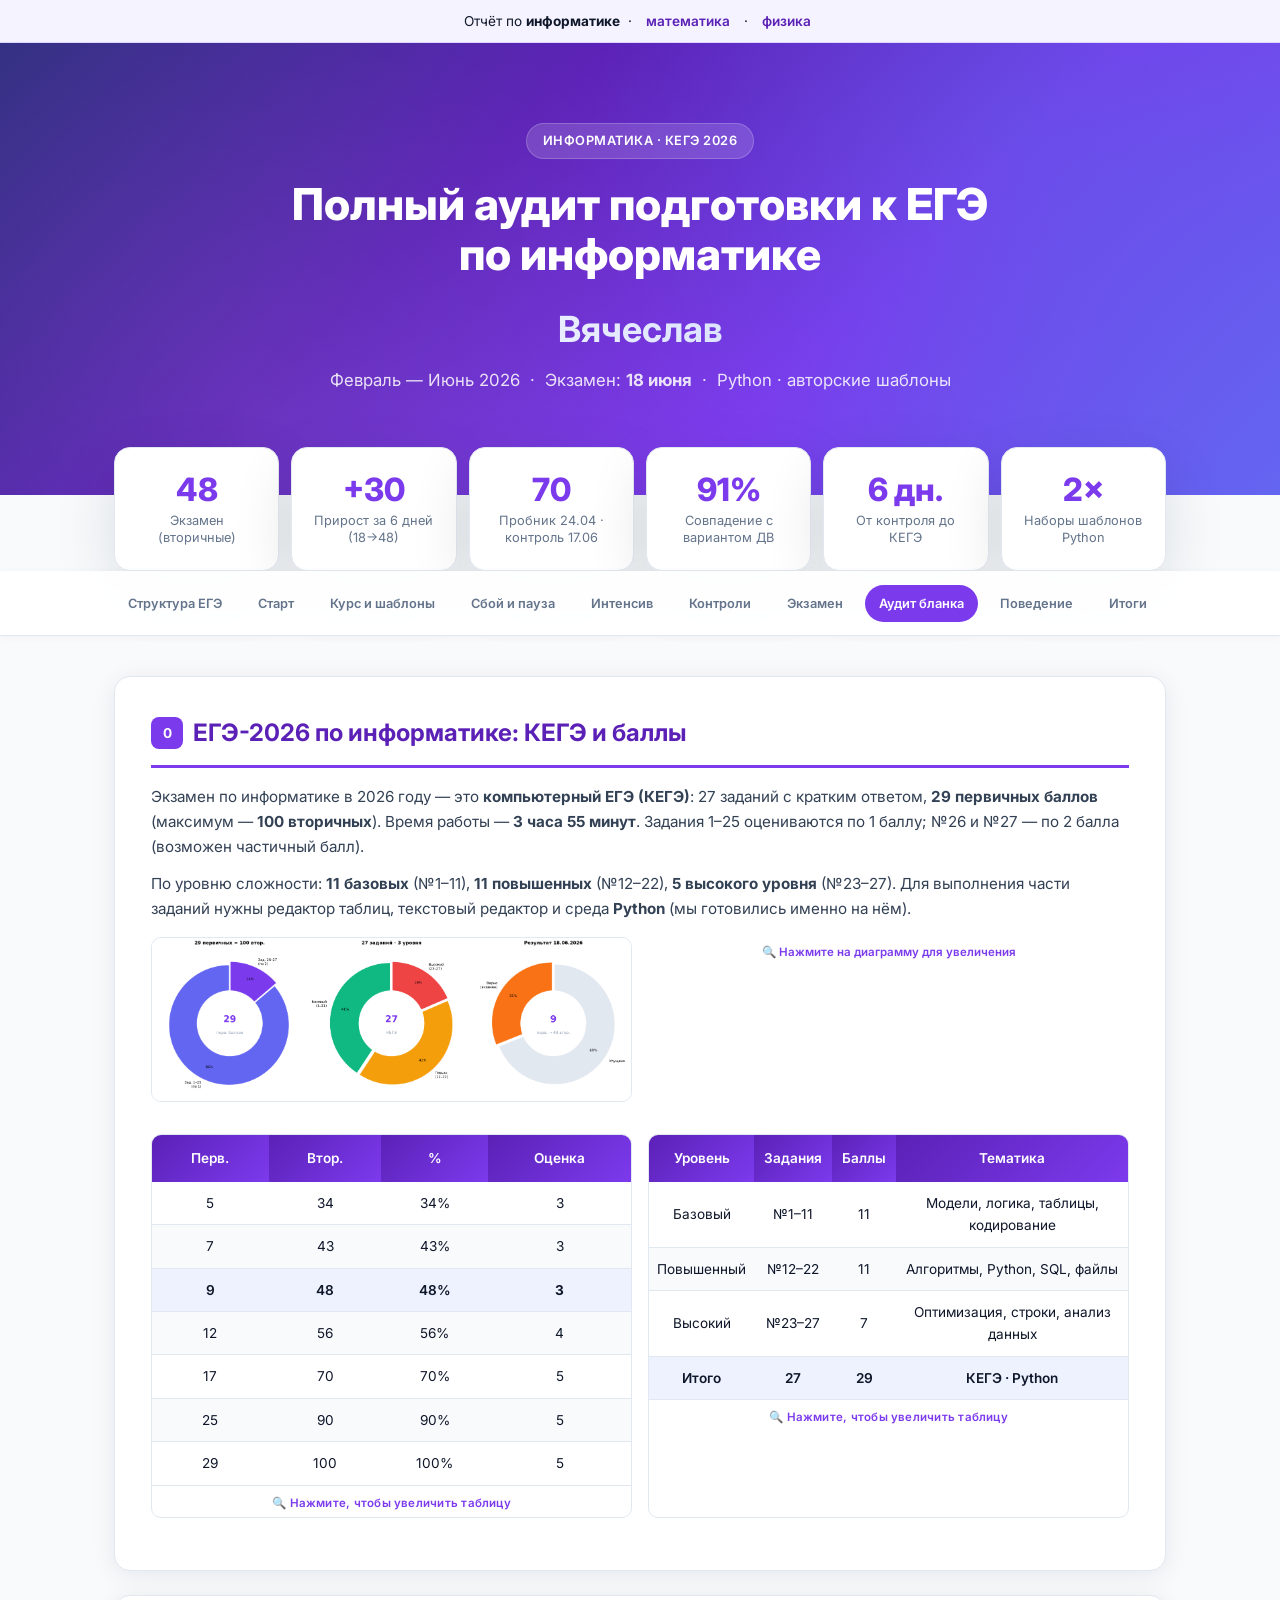
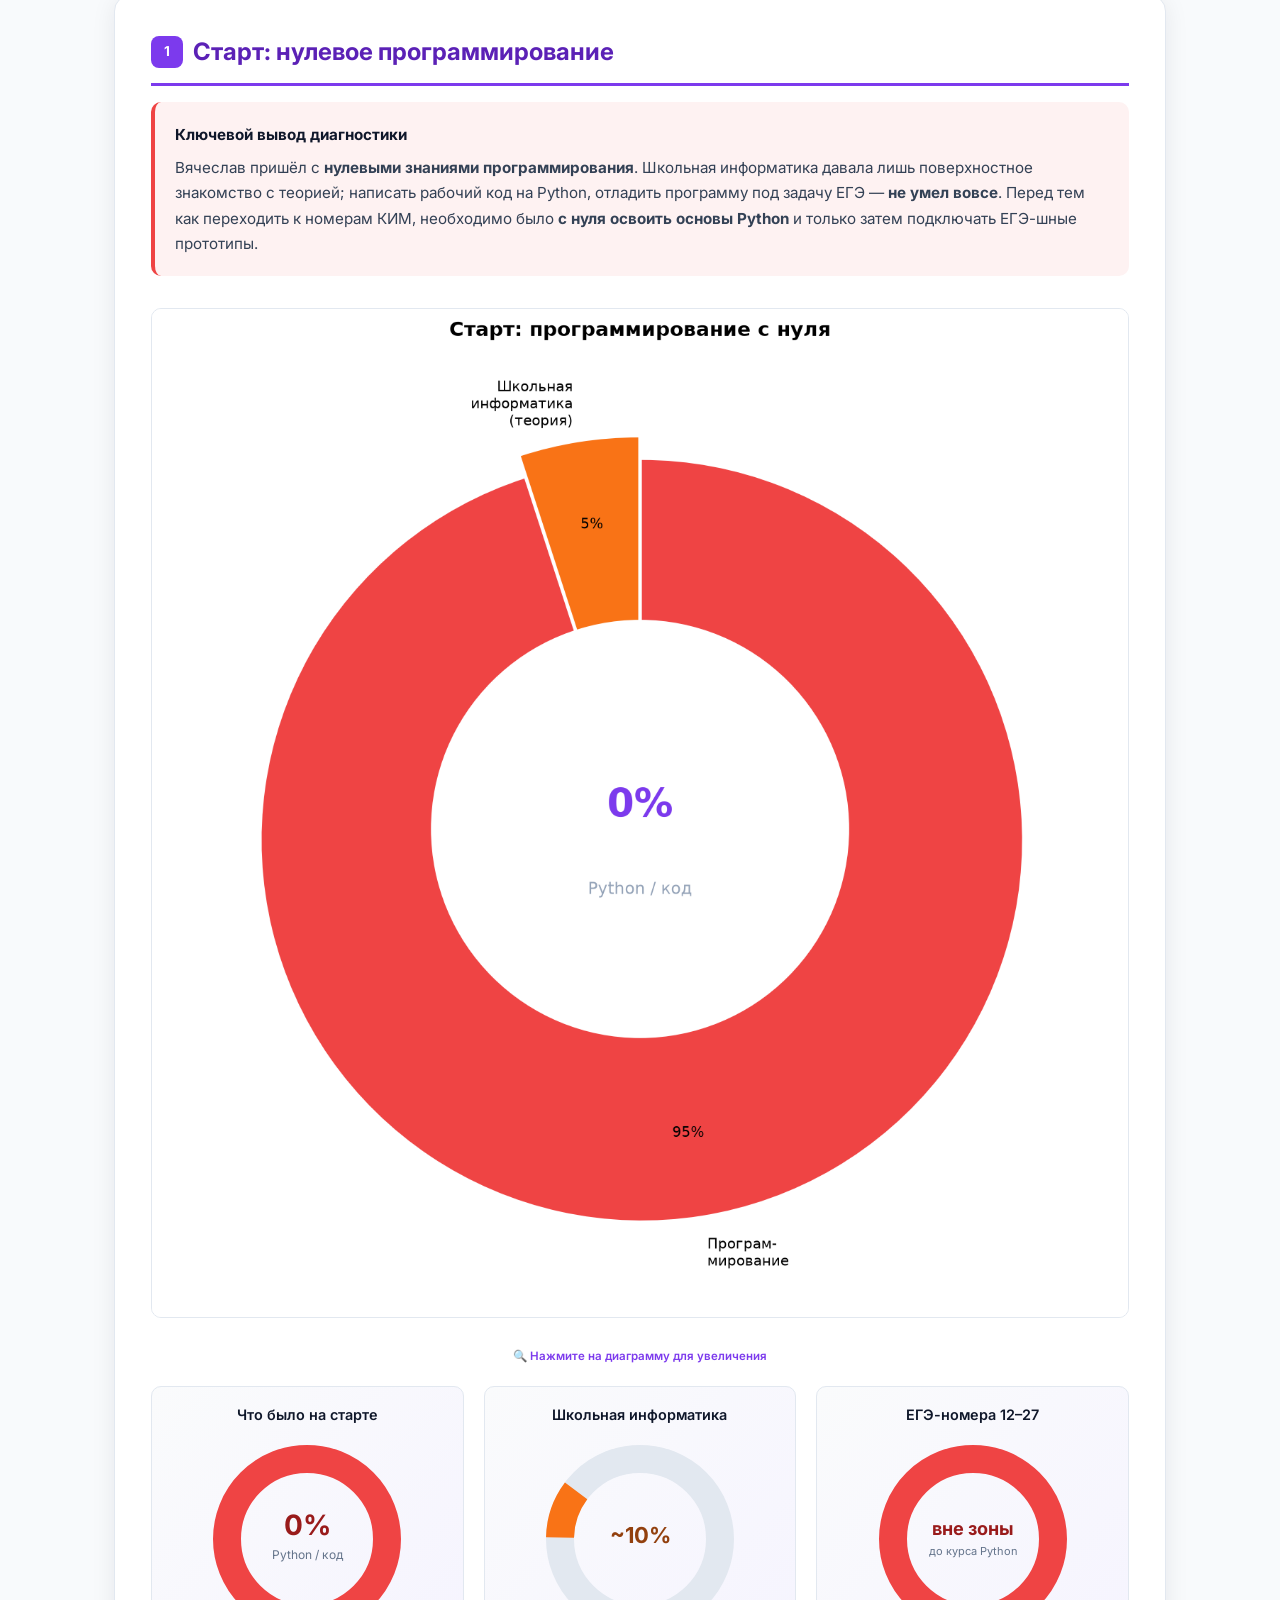
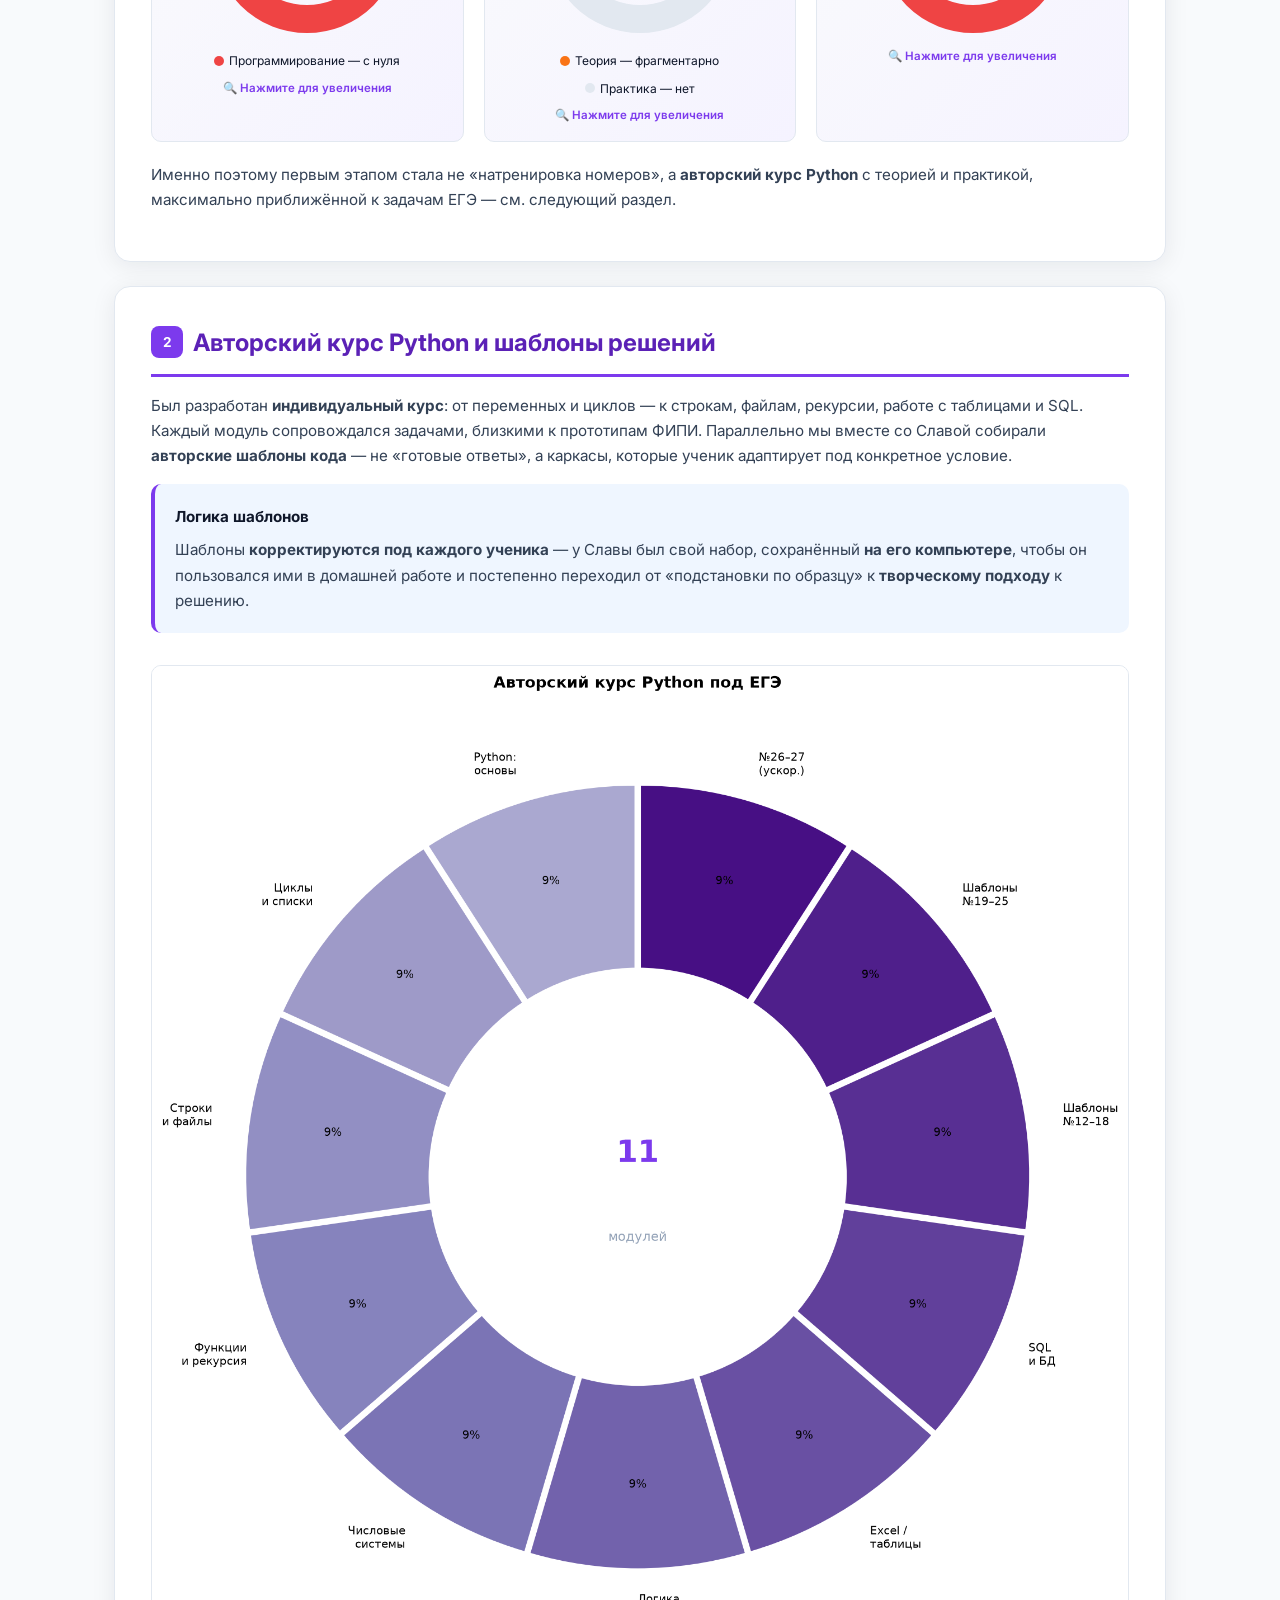
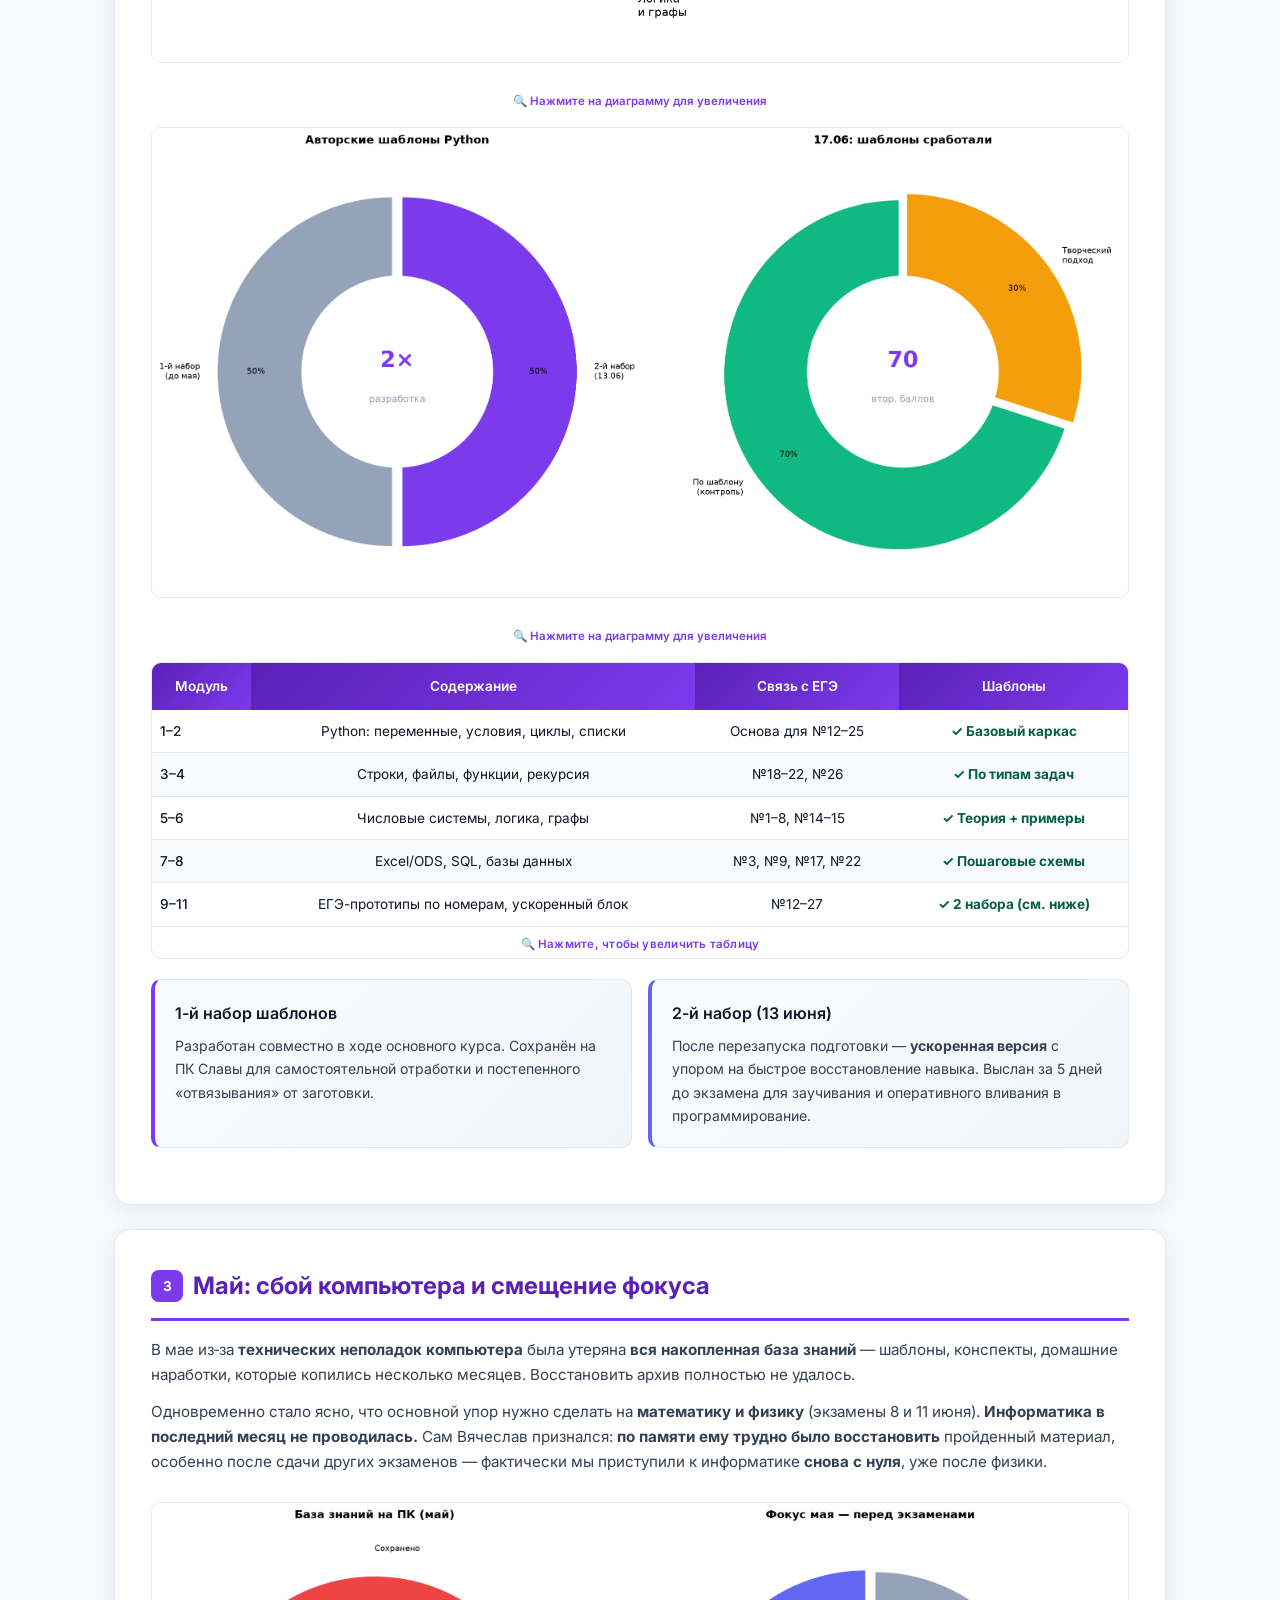
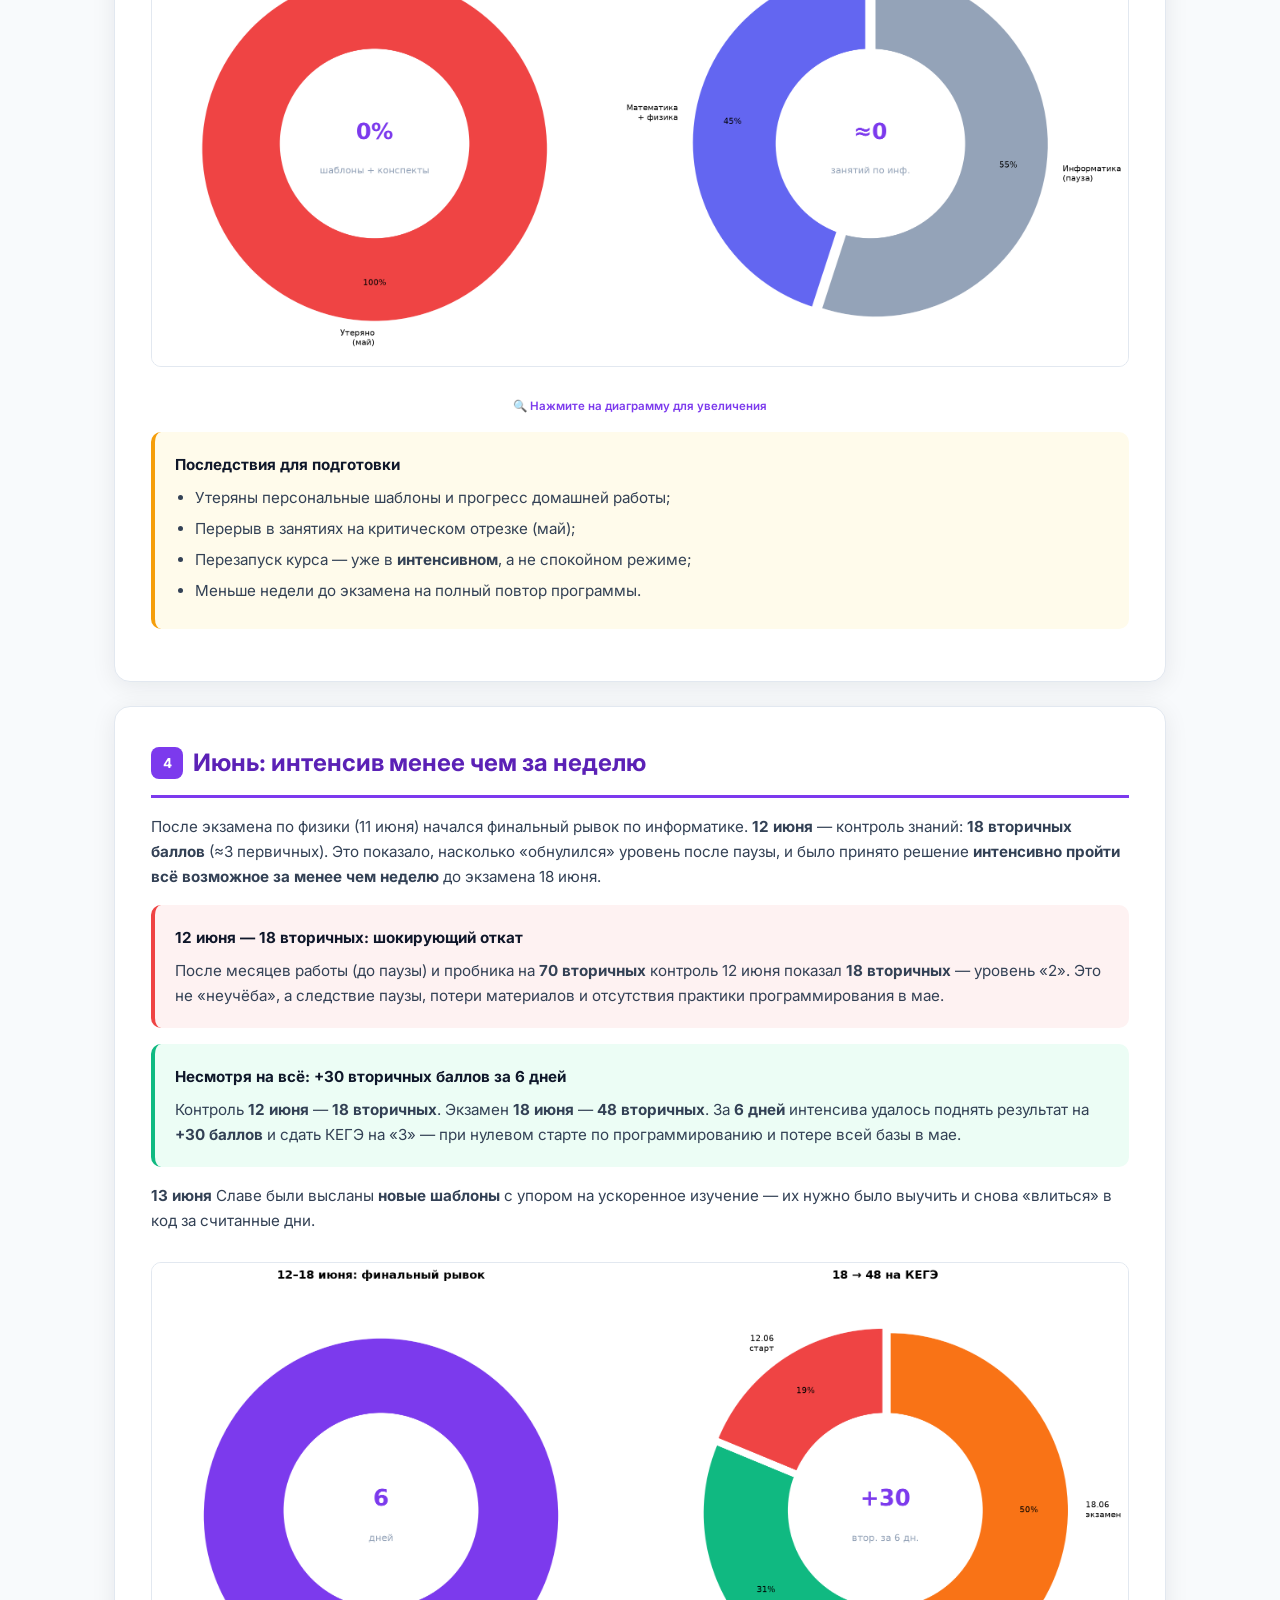
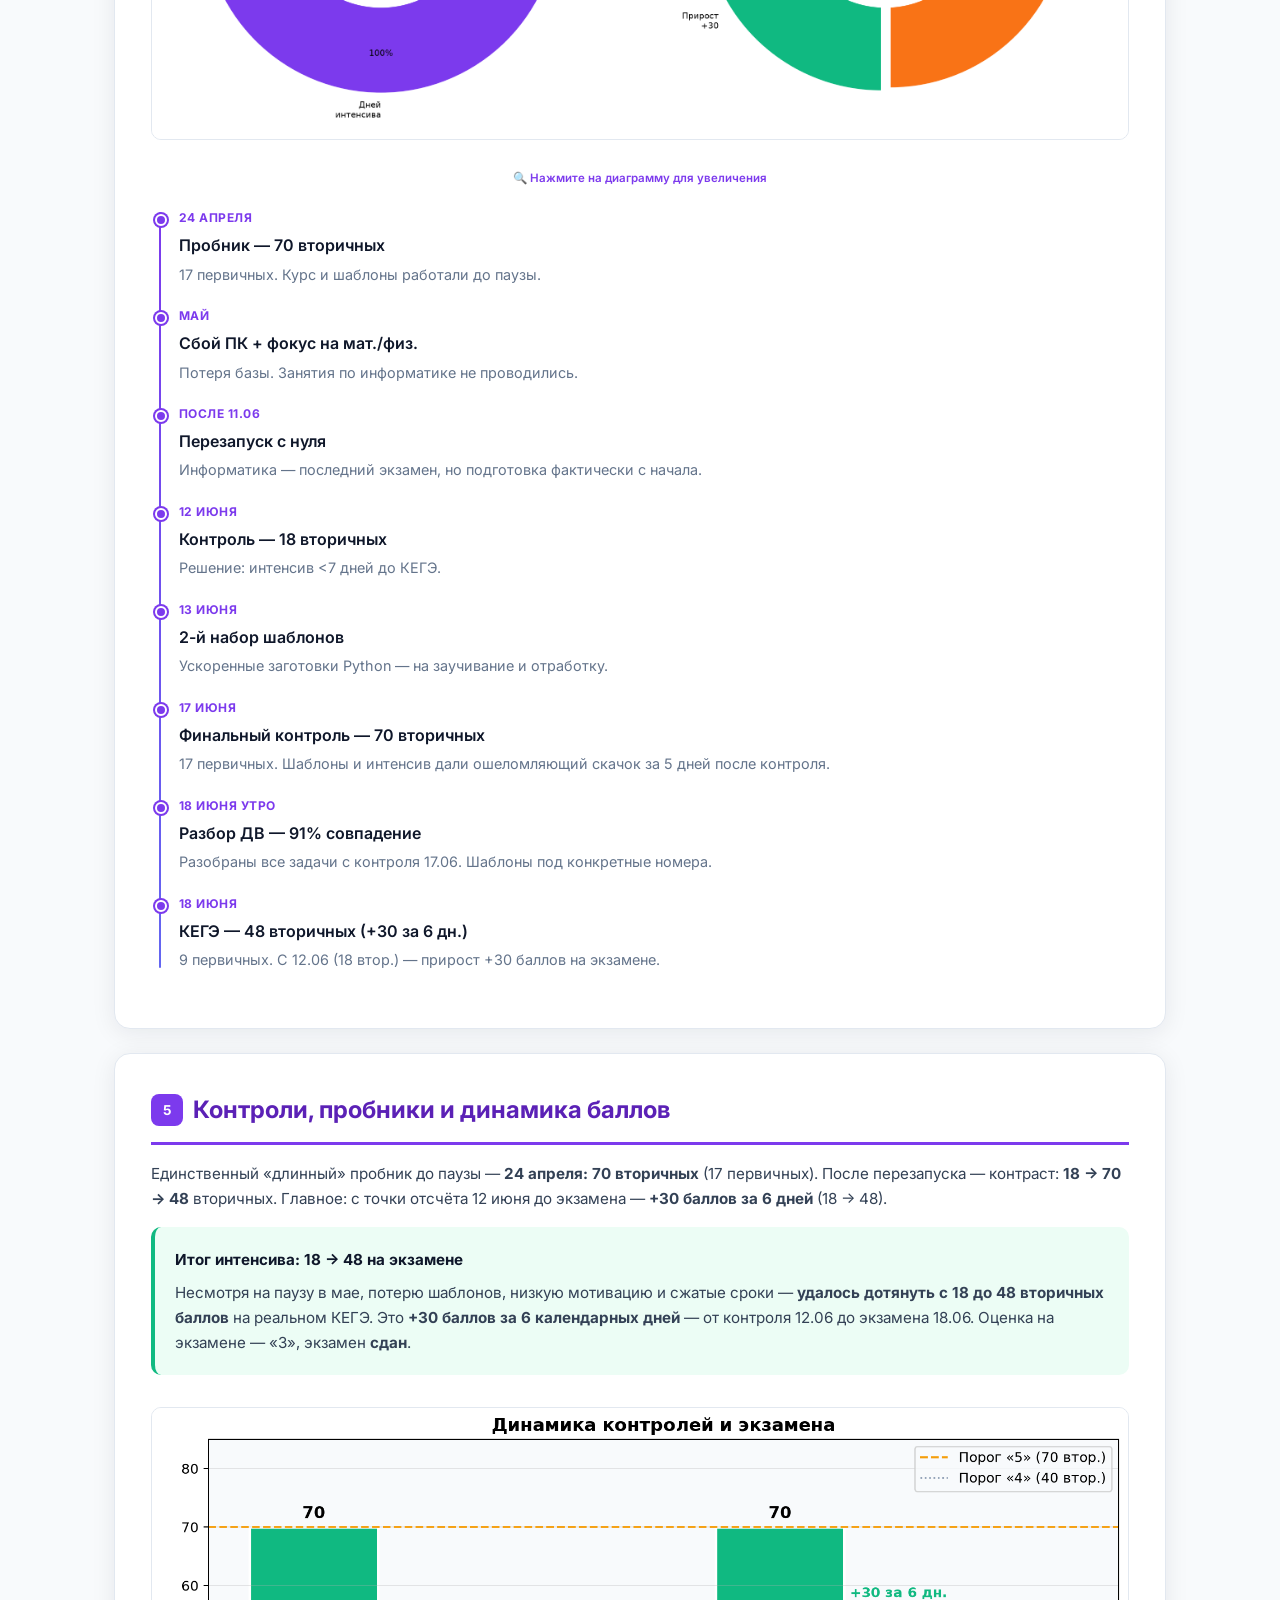
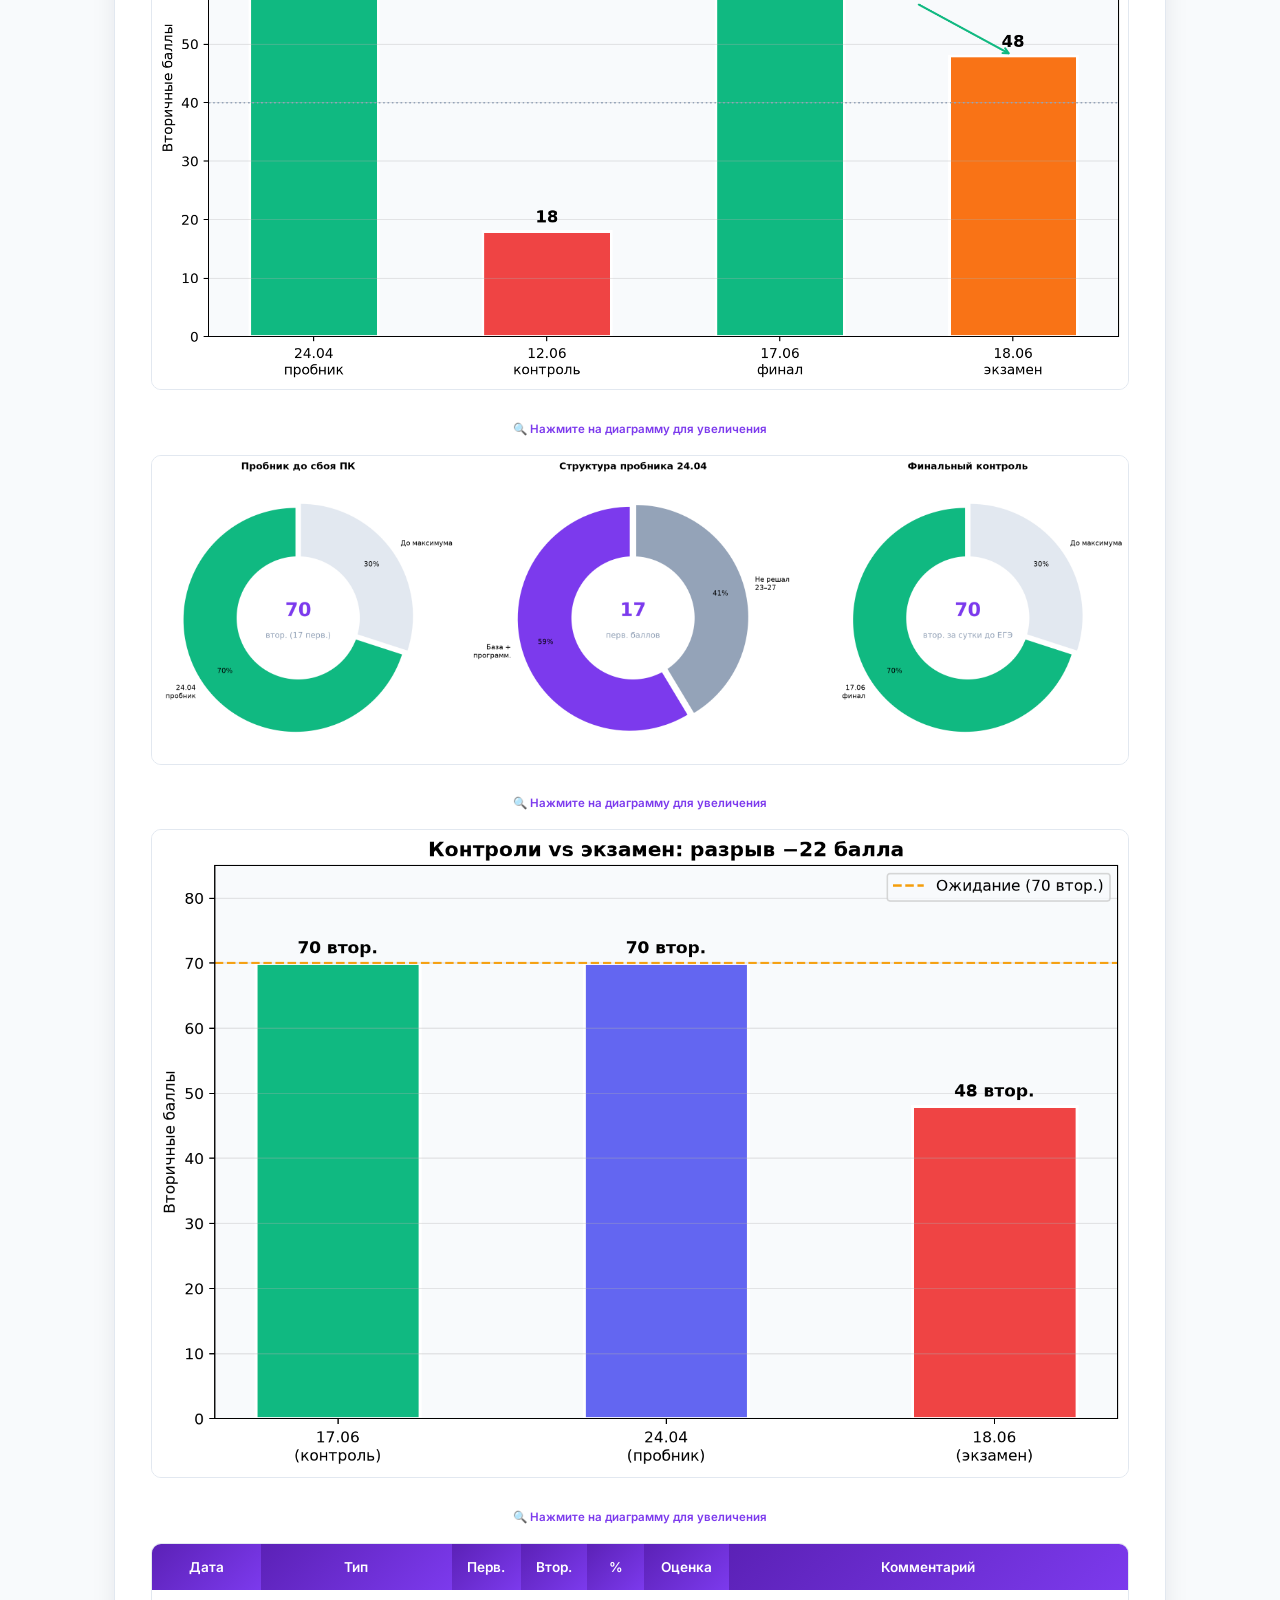
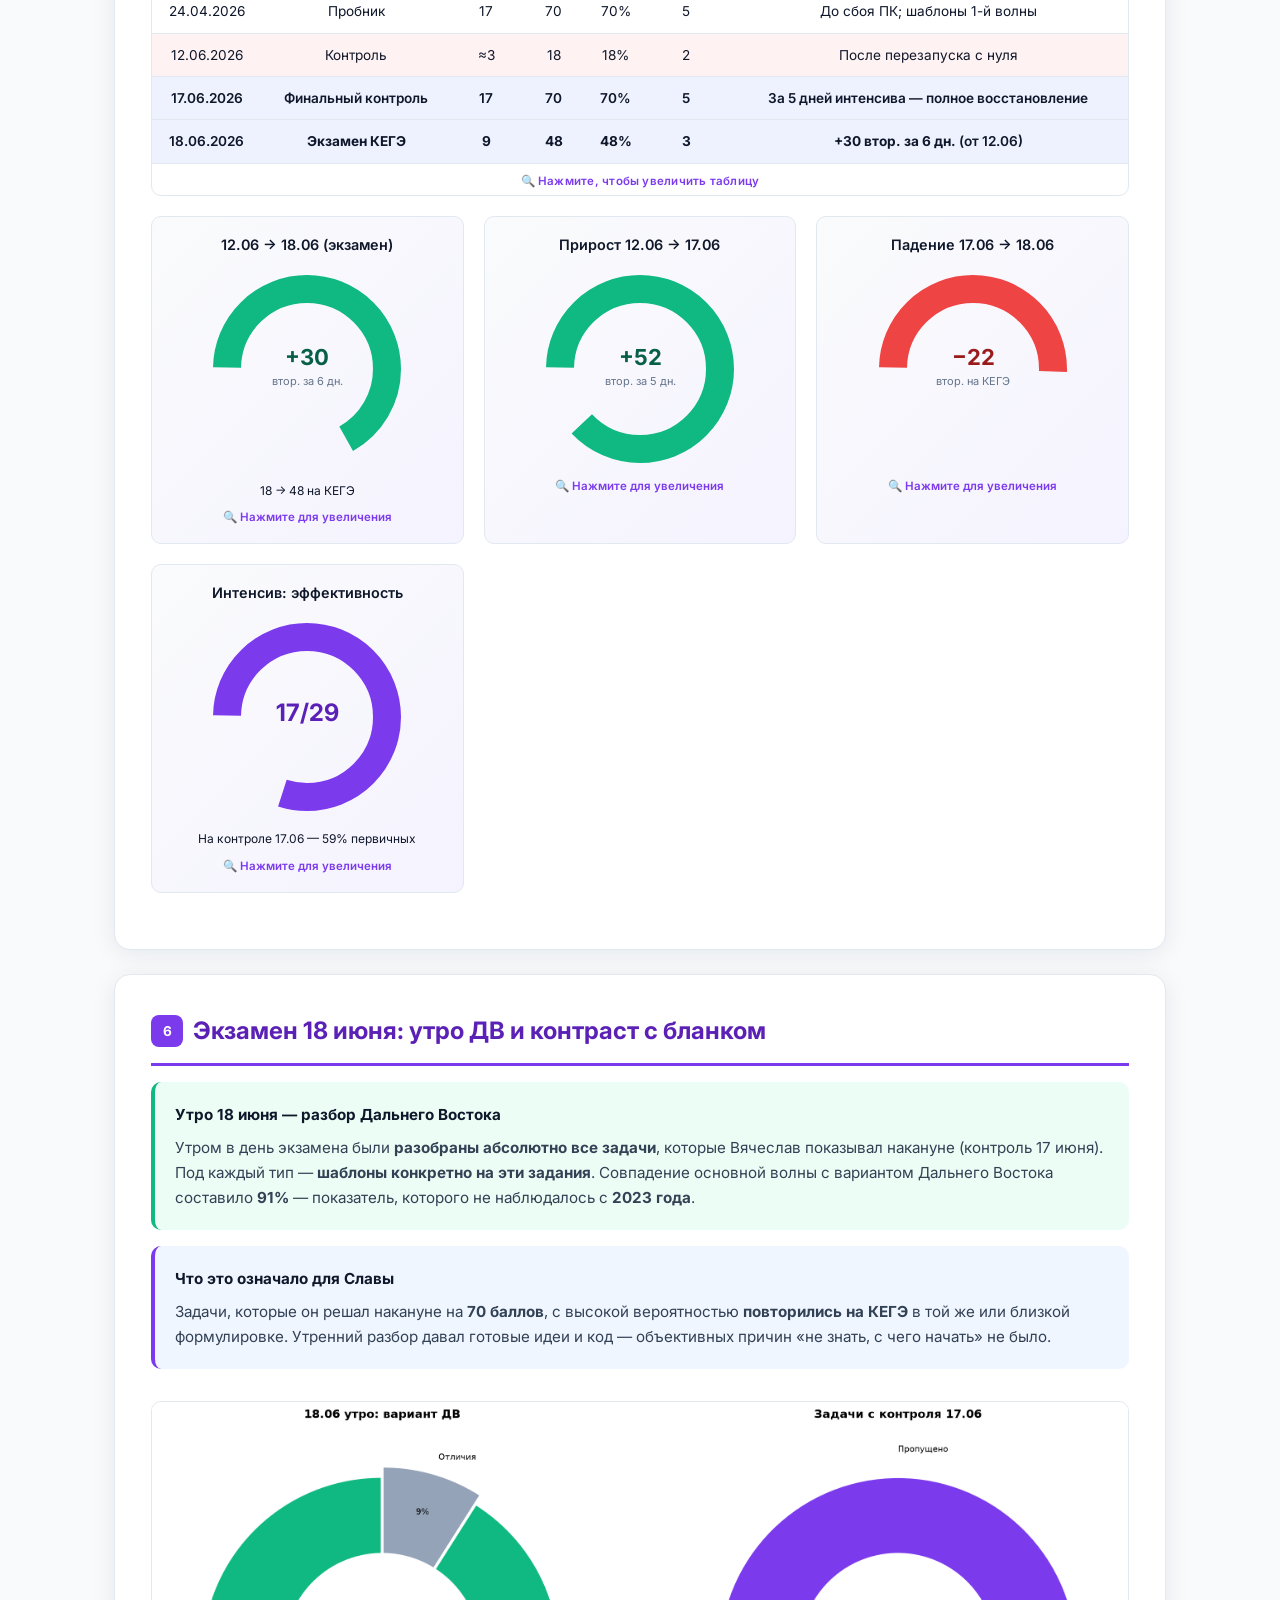
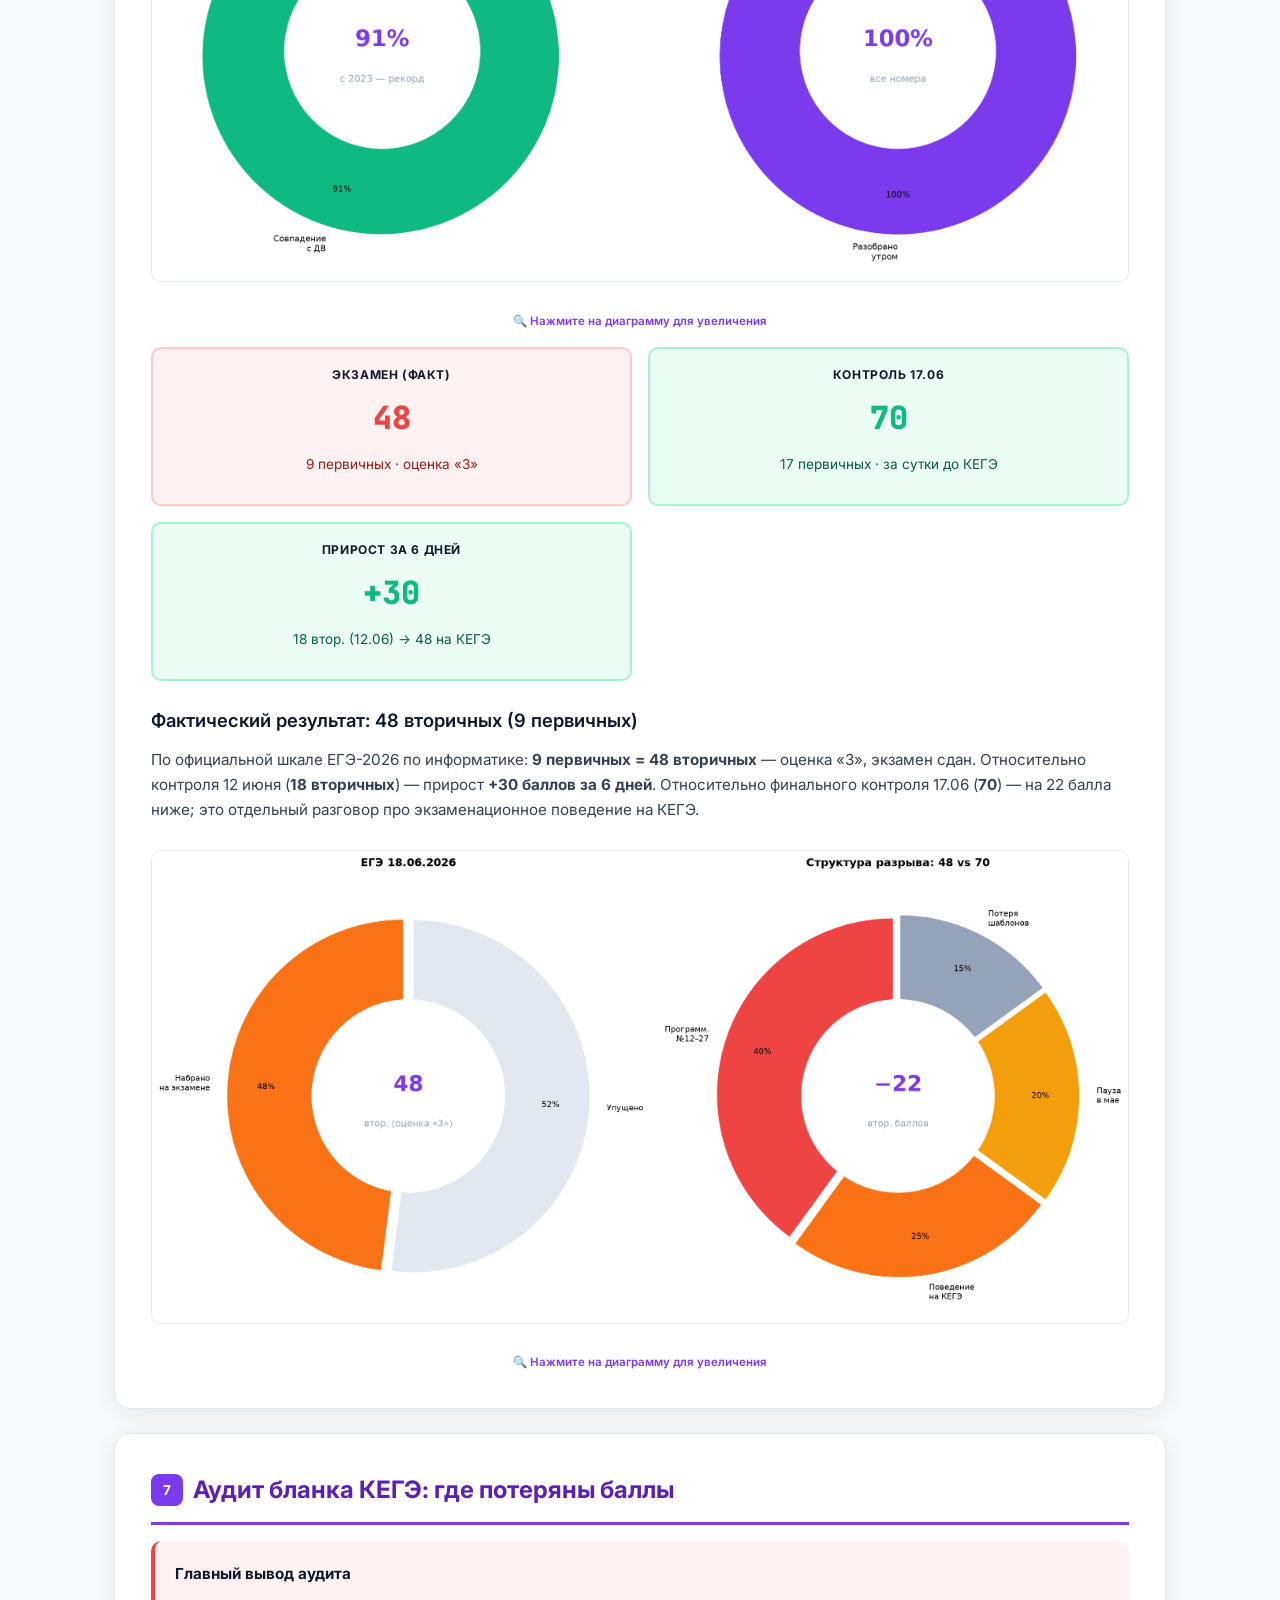
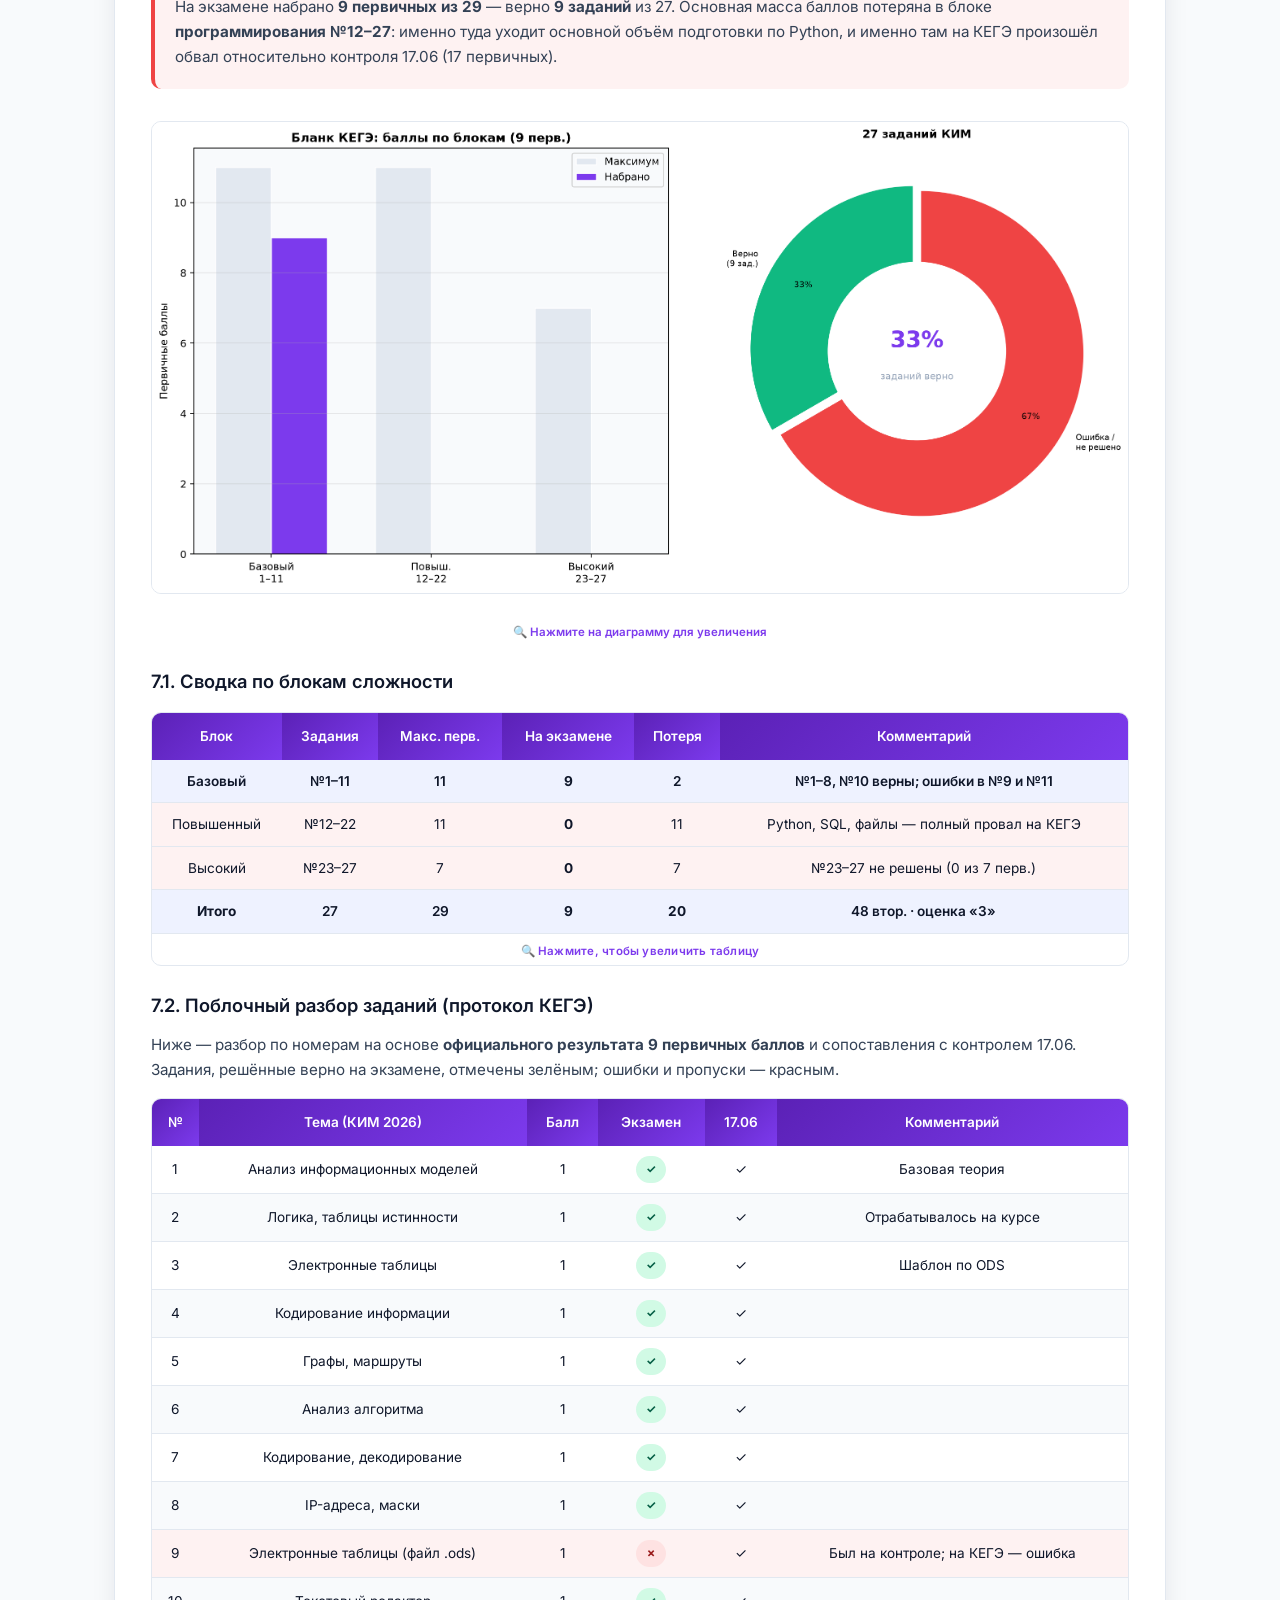
<file: informatics/index.html>
<!DOCTYPE html>
<html lang="ru">
<head>
<meta charset="UTF-8">
<meta name="viewport" content="width=device-width, initial-scale=1.0, viewport-fit=cover">
<meta name="description" content="Аудит подготовки Вячеслава к ЕГЭ-2026 по информатике">
<title>Аудит подготовки — Вячеслав — ЕГЭ-2026 — Информатика</title>
<link rel="stylesheet" href="../css/styles.css">
<link rel="stylesheet" href="./css/informatics.css">
</head>
<body class="informatics-theme">

<div class="report-switch">
  Отчёт по <strong>информатике</strong> &nbsp;·&nbsp;
  <a href="../index.html">математика</a> &nbsp;·&nbsp;
  <a href="../physics/index.html">физика</a>
</div>

<header class="hero">
  <div class="hero-content">
    <div class="hero-badge">Информатика · КЕГЭ 2026</div>
    <h1>Полный аудит подготовки к&nbsp;ЕГЭ по&nbsp;информатике</h1>
    <div class="student-name">Вячеслав</div>
    <div class="meta">Февраль — Июнь 2026 &nbsp;·&nbsp; Экзамен: <strong>18 июня</strong> &nbsp;·&nbsp; Python · авторские шаблоны</div>
  </div>
</header>

<div class="kpi-strip">
  <div class="kpi"><div class="val">48</div><div class="lbl">Экзамен (вторичные)</div></div>
  <div class="kpi"><div class="val">+30</div><div class="lbl">Прирост за 6 дней (18→48)</div></div>
  <div class="kpi"><div class="val">70</div><div class="lbl">Пробник 24.04 · контроль 17.06</div></div>
  <div class="kpi"><div class="val">91%</div><div class="lbl">Совпадение с вариантом ДВ</div></div>
  <div class="kpi"><div class="val">6 дн.</div><div class="lbl">От контроля до КЕГЭ</div></div>
  <div class="kpi"><div class="val">2×</div><div class="lbl">Наборы шаблонов Python</div></div>
</div>

<nav class="nav-wrap">
  <div class="nav">
    <a href="#scale">Структура ЕГЭ</a>
    <a href="#start">Старт</a>
    <a href="#course">Курс и шаблоны</a>
    <a href="#crash">Сбой и пауза</a>
    <a href="#sprint">Интенсив</a>
    <a href="#controls">Контроли</a>
    <a href="#exam">Экзамен</a>
    <a href="#audit">Аудит бланка</a>
    <a href="#behavior">Поведение</a>
    <a href="#summary">Итоги</a>
  </div>
</nav>

<div class="container">

<!-- 0. EGE STRUCTURE -->
<section class="block" id="scale">
  <h2><span class="num">0</span> ЕГЭ-2026 по информатике: КЕГЭ и баллы</h2>
  <p>Экзамен по информатике в 2026 году — это <strong>компьютерный ЕГЭ (КЕГЭ)</strong>: 27 заданий с кратким ответом, <strong>29 первичных баллов</strong> (максимум — <strong>100 вторичных</strong>). Время работы — <strong>3 часа 55 минут</strong>. Задания 1–25 оцениваются по 1 баллу; №26 и №27 — по 2 балла (возможен частичный балл).</p>
  <p>По уровню сложности: <strong>11 базовых</strong> (№1–11), <strong>11 повышенных</strong> (№12–22), <strong>5 высокого уровня</strong> (№23–27). Для выполнения части заданий нужны редактор таблиц, текстовый редактор и среда <strong>Python</strong> (мы готовились именно на нём).</p>

  <div class="chart-row">
    <img class="chart" src="../charts/informatics/ege_structure.png" alt="Структура ЕГЭ по информатике 2026" loading="lazy">
  </div>

  <div class="tables-grid">
    <div class="table-wrap">
      <table style="min-width:280px">
        <thead><tr><th>Перв.</th><th>Втор.</th><th>%</th><th>Оценка</th></tr></thead>
        <tbody>
          <tr><td>5</td><td>34</td><td>34%</td><td>3</td></tr>
          <tr><td>7</td><td>43</td><td>43%</td><td>3</td></tr>
          <tr class="highlight"><td>9</td><td>48</td><td>48%</td><td><strong>3</strong></td></tr>
          <tr><td>12</td><td>56</td><td>56%</td><td>4</td></tr>
          <tr><td>17</td><td>70</td><td>70%</td><td>5</td></tr>
          <tr><td>25</td><td>90</td><td>90%</td><td>5</td></tr>
          <tr><td>29</td><td>100</td><td>100%</td><td>5</td></tr>
        </tbody>
      </table>
    </div>
    <div class="table-wrap">
      <table style="min-width:300px">
        <thead><tr><th>Уровень</th><th>Задания</th><th>Баллы</th><th>Тематика</th></tr></thead>
        <tbody>
          <tr><td>Базовый</td><td>№1–11</td><td>11</td><td>Модели, логика, таблицы, кодирование</td></tr>
          <tr><td>Повышенный</td><td>№12–22</td><td>11</td><td>Алгоритмы, Python, SQL, файлы</td></tr>
          <tr><td>Высокий</td><td>№23–27</td><td>7</td><td>Оптимизация, строки, анализ данных</td></tr>
          <tr class="highlight"><td>Итого</td><td>27</td><td>29</td><td>КЕГЭ · Python</td></tr>
        </tbody>
      </table>
    </div>
  </div>
</section>

<!-- 1. START -->
<section class="block" id="start">
  <h2><span class="num">1</span> Старт: нулевое программирование</h2>

  <div class="callout callout-danger">
    <div class="callout-title">Ключевой вывод диагностики</div>
    <p style="margin:0">Вячеслав пришёл с <strong>нулевыми знаниями программирования</strong>. Школьная информатика давала лишь поверхностное знакомство с теорией; написать рабочий код на Python, отладить программу под задачу ЕГЭ — <strong>не умел вовсе</strong>. Перед тем как переходить к номерам КИМ, необходимо было <strong>с нуля освоить основы Python</strong> и только затем подключать ЕГЭ-шные прототипы.</p>
  </div>

  <img class="chart" src="../charts/informatics/diagnostic_start.png" alt="Стартовый уровень программирования" loading="lazy">

  <div class="donut-grid">
    <div class="donut-card">
      <h4>Что было на старте</h4>
      <svg class="donut-svg" viewBox="0 0 100 100" aria-hidden="true">
        <circle cx="50" cy="50" r="40" fill="none" stroke="#EF4444" stroke-width="14"/>
        <text x="50" y="48" text-anchor="middle" font-size="14" font-weight="700" fill="#991B1B">0%</text>
        <text x="50" y="60" text-anchor="middle" font-size="6" fill="#64748B">Python / код</text>
      </svg>
      <div class="donut-legend">
        <span><i style="background:#EF4444"></i> Программирование — с нуля</span>
      </div>
    </div>
    <div class="donut-card">
      <h4>Школьная информатика</h4>
      <svg class="donut-svg" viewBox="0 0 100 100" aria-hidden="true">
        <circle cx="50" cy="50" r="40" fill="none" stroke="#E2E8F0" stroke-width="14"/>
        <circle cx="50" cy="50" r="40" fill="none" stroke="#F97316" stroke-width="14"
          stroke-dasharray="25 226" stroke-dashoffset="62" transform="rotate(-90 50 50)"/>
        <text x="50" y="52" text-anchor="middle" font-size="11" font-weight="700" fill="#92400E">~10%</text>
      </svg>
      <div class="donut-legend">
        <span><i style="background:#F97316"></i> Теория — фрагментарно</span>
        <span><i style="background:#E2E8F0"></i> Практика — нет</span>
      </div>
    </div>
    <div class="donut-card">
      <h4>ЕГЭ-номера 12–27</h4>
      <svg class="donut-svg" viewBox="0 0 100 100" aria-hidden="true">
        <circle cx="50" cy="50" r="40" fill="none" stroke="#EF4444" stroke-width="14"/>
        <text x="50" y="48" text-anchor="middle" font-size="9" font-weight="700" fill="#991B1B">вне зоны</text>
        <text x="50" y="58" text-anchor="middle" font-size="5.5" fill="#64748B">до курса Python</text>
      </svg>
    </div>
  </div>

  <p>Именно поэтому первым этапом стала не «натренировка номеров», а <strong>авторский курс Python</strong> с теорией и практикой, максимально приближённой к задачам ЕГЭ — см. следующий раздел.</p>
</section>

<!-- 2. COURSE -->
<section class="block" id="course">
  <h2><span class="num">2</span> Авторский курс Python и шаблоны решений</h2>
  <p>Был разработан <strong>индивидуальный курс</strong>: от переменных и циклов — к строкам, файлам, рекурсии, работе с таблицами и SQL. Каждый модуль сопровождался задачами, близкими к прототипам ФИПИ. Параллельно мы вместе со Славой собирали <strong>авторские шаблоны кода</strong> — не «готовые ответы», а каркасы, которые ученик адаптирует под конкретное условие.</p>

  <div class="callout callout-info">
    <div class="callout-title">Логика шаблонов</div>
    <p style="margin:0">Шаблоны <strong>корректируются под каждого ученика</strong> — у Славы был свой набор, сохранённый <strong>на его компьютере</strong>, чтобы он пользовался ими в домашней работе и постепенно переходил от «подстановки по образцу» к <strong>творческому подходу</strong> к решению.</p>
  </div>

  <img class="chart" src="../charts/informatics/course_modules.png" alt="Модули авторского курса" loading="lazy">
  <img class="chart" src="../charts/informatics/templates.png" alt="Шаблоны Python" loading="lazy">

  <div class="table-wrap">
    <table class="match-table">
      <thead>
        <tr><th>Модуль</th><th>Содержание</th><th>Связь с ЕГЭ</th><th>Шаблоны</th></tr>
      </thead>
      <tbody>
        <tr><td>1–2</td><td>Python: переменные, условия, циклы, списки</td><td>Основа для №12–25</td><td class="ok">✓ Базовый каркас</td></tr>
        <tr><td>3–4</td><td>Строки, файлы, функции, рекурсия</td><td>№18–22, №26</td><td class="ok">✓ По типам задач</td></tr>
        <tr><td>5–6</td><td>Числовые системы, логика, графы</td><td>№1–8, №14–15</td><td class="ok">✓ Теория + примеры</td></tr>
        <tr><td>7–8</td><td>Excel/ODS, SQL, базы данных</td><td>№3, №9, №17, №22</td><td class="ok">✓ Пошаговые схемы</td></tr>
        <tr><td>9–11</td><td>ЕГЭ-прототипы по номерам, ускоренный блок</td><td>№12–27</td><td class="ok">✓ 2 набора (см. ниже)</td></tr>
      </tbody>
    </table>
  </div>

  <div class="cards-grid">
    <div class="feature-card" style="border-left:4px solid var(--primary)">
      <h4>1-й набор шаблонов</h4>
      <p>Разработан совместно в ходе основного курса. Сохранён на ПК Славы для самостоятельной отработки и постепенного «отвязывания» от заготовки.</p>
    </div>
    <div class="feature-card" style="border-left:4px solid var(--secondary)">
      <h4>2-й набор (13 июня)</h4>
      <p>После перезапуска подготовки — <strong>ускоренная версия</strong> с упором на быстрое восстановление навыка. Выслан за 5 дней до экзамена для заучивания и оперативного вливания в программирование.</p>
    </div>
  </div>
</section>

<!-- 3. CRASH -->
<section class="block" id="crash">
  <h2><span class="num">3</span> Май: сбой компьютера и смещение фокуса</h2>
  <p>В мае из‑за <strong>технических неполадок компьютера</strong> была утеряна <strong>вся накопленная база знаний</strong> — шаблоны, конспекты, домашние наработки, которые копились несколько месяцев. Восстановить архив полностью не удалось.</p>
  <p>Одновременно стало ясно, что основной упор нужно сделать на <strong>математику и физику</strong> (экзамены 8 и 11 июня). <strong>Информатика в последний месяц не проводилась.</strong> Сам Вячеслав признался: <strong>по памяти ему трудно было восстановить</strong> пройденный материал, особенно после сдачи других экзаменов — фактически мы приступили к информатике <strong>снова с нуля</strong>, уже после физики.</p>

  <img class="chart" src="../charts/informatics/data_loss.png" alt="Потеря базы знаний в мае" loading="lazy">

  <div class="callout callout-warn">
    <div class="callout-title">Последствия для подготовки</div>
    <ul style="padding-left:1.25rem;margin:0">
      <li>Утеряны персональные шаблоны и прогресс домашней работы;</li>
      <li>Перерыв в занятиях на критическом отрезке (май);</li>
      <li>Перезапуск курса — уже в <strong>интенсивном</strong>, а не спокойном режиме;</li>
      <li>Меньше недели до экзамена на полный повтор программы.</li>
    </ul>
  </div>
</section>

<!-- 4. SPRINT -->
<section class="block" id="sprint">
  <h2><span class="num">4</span> Июнь: интенсив менее чем за неделю</h2>
  <p>После экзамена по физики (11 июня) начался финальный рывок по информатике. <strong>12 июня</strong> — контроль знаний: <strong>18 вторичных баллов</strong> (≈3 первичных). Это показало, насколько «обнулился» уровень после паузы, и было принято решение <strong>интенсивно пройти всё возможное за менее чем неделю</strong> до экзамена 18 июня.</p>

  <div class="callout callout-danger">
    <div class="callout-title">12 июня — 18 вторичных: шокирующий откат</div>
    <p style="margin:0">После месяцев работы (до паузы) и пробника на <strong>70 вторичных</strong> контроль 12 июня показал <strong>18 вторичных</strong> — уровень «2». Это не «неучёба», а следствие паузы, потери материалов и отсутствия практики программирования в мае.</p>
  </div>

  <div class="callout callout-success">
    <div class="callout-title">Несмотря на всё: +30 вторичных баллов за 6 дней</div>
    <p style="margin:0">Контроль <strong>12 июня</strong> — <strong>18 вторичных</strong>. Экзамен <strong>18 июня</strong> — <strong>48 вторичных</strong>. За <strong>6 дней</strong> интенсива удалось поднять результат на <strong>+30 баллов</strong> и сдать КЕГЭ на «3» — при нулевом старте по программированию и потере всей базы в мае.</p>
  </div>

  <p><strong>13 июня</strong> Славе были высланы <strong>новые шаблоны</strong> с упором на ускоренное изучение — их нужно было выучить и снова «влиться» в код за считанные дни.</p>

  <img class="chart" src="../charts/informatics/intensive_week.png" alt="Интенсивная неделя" loading="lazy">

  <div class="timeline">
    <div class="tl-item">
      <div class="tl-date">24 апреля</div>
      <div class="tl-title">Пробник — 70 вторичных</div>
      <div class="tl-desc">17 первичных. Курс и шаблоны работали до паузы.</div>
    </div>
    <div class="tl-item">
      <div class="tl-date">Май</div>
      <div class="tl-title">Сбой ПК + фокус на мат./физ.</div>
      <div class="tl-desc">Потеря базы. Занятия по информатике не проводились.</div>
    </div>
    <div class="tl-item">
      <div class="tl-date">После 11.06</div>
      <div class="tl-title">Перезапуск с нуля</div>
      <div class="tl-desc">Информатика — последний экзамен, но подготовка фактически с начала.</div>
    </div>
    <div class="tl-item">
      <div class="tl-date">12 июня</div>
      <div class="tl-title">Контроль — 18 вторичных</div>
      <div class="tl-desc">Решение: интенсив &lt;7 дней до КЕГЭ.</div>
    </div>
    <div class="tl-item">
      <div class="tl-date">13 июня</div>
      <div class="tl-title">2-й набор шаблонов</div>
      <div class="tl-desc">Ускоренные заготовки Python — на заучивание и отработку.</div>
    </div>
    <div class="tl-item">
      <div class="tl-date">17 июня</div>
      <div class="tl-title">Финальный контроль — 70 вторичных</div>
      <div class="tl-desc">17 первичных. Шаблоны и интенсив дали ошеломляющий скачок за 5 дней после контроля.</div>
    </div>
    <div class="tl-item">
      <div class="tl-date">18 июня утро</div>
      <div class="tl-title">Разбор ДВ — 91% совпадение</div>
      <div class="tl-desc">Разобраны все задачи с контроля 17.06. Шаблоны под конкретные номера.</div>
    </div>
    <div class="tl-item">
      <div class="tl-date">18 июня</div>
      <div class="tl-title">КЕГЭ — 48 вторичных (+30 за 6 дн.)</div>
      <div class="tl-desc">9 первичных. С 12.06 (18 втор.) — прирост +30 баллов на экзамене.</div>
    </div>
  </div>
</section>

<!-- 5. CONTROLS -->
<section class="block" id="controls">
  <h2><span class="num">5</span> Контроли, пробники и динамика баллов</h2>
  <p>Единственный «длинный» пробник до паузы — <strong>24 апреля: 70 вторичных</strong> (17 первичных). После перезапуска — контраст: <strong>18 → 70 → 48</strong> вторичных. Главное: с точки отсчёта 12 июня до экзамена — <strong>+30 баллов за 6 дней</strong> (18 → 48).</p>

  <div class="callout callout-success">
    <div class="callout-title">Итог интенсива: 18 → 48 на экзамене</div>
    <p style="margin:0">Несмотря на паузу в мае, потерю шаблонов, низкую мотивацию и сжатые сроки — <strong>удалось дотянуть с 18 до 48 вторичных баллов</strong> на реальном КЕГЭ. Это <strong>+30 баллов за 6 календарных дней</strong> — от контроля 12.06 до экзамена 18.06. Оценка на экзамене — «3», экзамен <strong>сдан</strong>.</p>
  </div>

  <img class="chart" src="../charts/informatics/score_timeline.png" alt="Динамика баллов" loading="lazy">
  <img class="chart" src="../charts/informatics/mock_exam.png" alt="Пробники и контроли" loading="lazy">
  <img class="chart" src="../charts/informatics/expected_vs_actual.png" alt="Ожидание vs экзамен" loading="lazy">

  <div class="table-wrap">
    <table>
      <thead>
        <tr><th>Дата</th><th>Тип</th><th>Перв.</th><th>Втор.</th><th>%</th><th>Оценка</th><th>Комментарий</th></tr>
      </thead>
      <tbody>
        <tr><td>24.04.2026</td><td>Пробник</td><td>17</td><td>70</td><td>70%</td><td>5</td><td>До сбоя ПК; шаблоны 1-й волны</td></tr>
        <tr class="error-row"><td>12.06.2026</td><td>Контроль</td><td>≈3</td><td>18</td><td>18%</td><td>2</td><td>После перезапуска с нуля</td></tr>
        <tr class="highlight"><td>17.06.2026</td><td>Финальный контроль</td><td>17</td><td>70</td><td>70%</td><td>5</td><td>За 5 дней интенсива — полное восстановление</td></tr>
        <tr class="highlight"><td>18.06.2026</td><td><strong>Экзамен КЕГЭ</strong></td><td><strong>9</strong></td><td><strong>48</strong></td><td><strong>48%</strong></td><td><strong>3</strong></td><td><strong>+30 втор. за 6 дн.</strong> (от 12.06)</td></tr>
      </tbody>
    </table>
  </div>

  <div class="donut-grid">
    <div class="donut-card">
      <h4>12.06 → 18.06 (экзамен)</h4>
      <svg class="donut-svg" viewBox="0 0 100 100" aria-hidden="true">
        <circle cx="50" cy="50" r="40" fill="none" stroke="#10B981" stroke-width="14"
          stroke-dasharray="167 84" stroke-dashoffset="62" transform="rotate(-90 50 50)"/>
        <text x="50" y="48" text-anchor="middle" font-size="11" font-weight="700" fill="#065F46">+30</text>
        <text x="50" y="58" text-anchor="middle" font-size="5.5" fill="#64748B">втор. за 6 дн.</text>
      </svg>
      <div class="donut-legend">
        <span>18 → 48 на КЕГЭ</span>
      </div>
    </div>
    <div class="donut-card">
      <h4>Прирост 12.06 → 17.06</h4>
      <svg class="donut-svg" viewBox="0 0 100 100" aria-hidden="true">
        <circle cx="50" cy="50" r="40" fill="none" stroke="#10B981" stroke-width="14"
          stroke-dasharray="220 31" stroke-dashoffset="62" transform="rotate(-90 50 50)"/>
        <text x="50" y="48" text-anchor="middle" font-size="11" font-weight="700" fill="#065F46">+52</text>
        <text x="50" y="58" text-anchor="middle" font-size="5.5" fill="#64748B">втор. за 5 дн.</text>
      </svg>
    </div>
    <div class="donut-card">
      <h4>Падение 17.06 → 18.06</h4>
      <svg class="donut-svg" viewBox="0 0 100 100" aria-hidden="true">
        <circle cx="50" cy="50" r="40" fill="none" stroke="#EF4444" stroke-width="14"
          stroke-dasharray="126 125" stroke-dashoffset="62" transform="rotate(-90 50 50)"/>
        <text x="50" y="48" text-anchor="middle" font-size="11" font-weight="700" fill="#991B1B">−22</text>
        <text x="50" y="58" text-anchor="middle" font-size="5.5" fill="#64748B">втор. на КЕГЭ</text>
      </svg>
    </div>
    <div class="donut-card">
      <h4>Интенсив: эффективность</h4>
      <svg class="donut-svg" viewBox="0 0 100 100" aria-hidden="true">
        <circle cx="50" cy="50" r="40" fill="none" stroke="#7C3AED" stroke-width="14"
          stroke-dasharray="200 51" stroke-dashoffset="62" transform="rotate(-90 50 50)"/>
        <text x="50" y="52" text-anchor="middle" font-size="12" font-weight="700" fill="#5B21B6">17/29</text>
      </svg>
      <div class="donut-legend">
        <span>На контроле 17.06 — 59% первичных</span>
      </div>
    </div>
  </div>
</section>

<!-- 6. EXAM -->
<section class="block" id="exam">
  <h2><span class="num">6</span> Экзамен 18 июня: утро ДВ и контраст с бланком</h2>

  <div class="callout callout-success">
    <div class="callout-title">Утро 18 июня — разбор Дальнего Востока</div>
    <p style="margin:0">Утром в день экзамена были <strong>разобраны абсолютно все задачи</strong>, которые Вячеслав показывал накануне (контроль 17 июня). Под каждый тип — <strong>шаблоны конкретно на эти задания</strong>. Совпадение основной волны с вариантом Дальнего Востока составило <strong>91%</strong> — показатель, которого не наблюдалось с <strong>2023 года</strong>.</p>
  </div>

  <div class="callout callout-info">
    <div class="callout-title">Что это означало для Славы</div>
    <p style="margin:0">Задачи, которые он решал накануне на <strong>70 баллов</strong>, с высокой вероятностью <strong>повторились на КЕГЭ</strong> в той же или близкой формулировке. Утренний разбор давал готовые идеи и код — объективных причин «не знать, с чего начать» не было.</p>
  </div>

  <img class="chart" src="../charts/informatics/exam_day.png" alt="Экзамен 18 июня и разбор ДВ" loading="lazy">

  <div class="compare-grid">
    <div class="compare-box wrong">
      <div class="label">Экзамен (факт)</div>
      <div class="answer">48</div>
      <p style="margin-top:8px;font-size:0.85rem;color:#991B1B">9 первичных · оценка «3»</p>
    </div>
    <div class="compare-box right">
      <div class="label">Контроль 17.06</div>
      <div class="answer">70</div>
      <p style="margin-top:8px;font-size:0.85rem;color:#065F46">17 первичных · за сутки до КЕГЭ</p>
    </div>
    <div class="compare-box right" style="border-color:#A7F3D0;background:#ECFDF5">
      <div class="label">Прирост за 6 дней</div>
      <div class="answer">+30</div>
      <p style="margin-top:8px;font-size:0.85rem;color:#065F46">18 втор. (12.06) → 48 на КЕГЭ</p>
    </div>
  </div>

  <h3>Фактический результат: 48 вторичных (9 первичных)</h3>
  <p>По официальной шкале ЕГЭ-2026 по информатике: <strong>9 первичных = 48 вторичных</strong> — оценка «3», экзамен сдан. Относительно контроля 12 июня (<strong>18 вторичных</strong>) — прирост <strong>+30 баллов за 6 дней</strong>. Относительно финального контроля 17.06 (<strong>70</strong>) — на 22 балла ниже; это отдельный разговор про экзаменационное поведение на КЕГЭ.</p>

  <img class="chart" src="../charts/informatics/exam_result.png" alt="Результат экзамена" loading="lazy">
</section>

<!-- 7. AUDIT -->
<section class="block" id="audit">
  <h2><span class="num">7</span> Аудит бланка КЕГЭ: где потеряны баллы</h2>

  <div class="callout callout-danger">
    <div class="callout-title">Главный вывод аудита</div>
    <p style="margin:0">На экзамене набрано <strong>9 первичных из 29</strong> — верно <strong>9 заданий</strong> из 27. Основная масса баллов потеряна в блоке <strong>программирования №12–27</strong>: именно туда уходит основной объём подготовки по Python, и именно там на КЕГЭ произошёл обвал относительно контроля 17.06 (17 первичных).</p>
  </div>

  <img class="chart" src="../charts/informatics/blank_breakdown.png" alt="Разбивка бланка по блокам" loading="lazy">

  <h3>7.1. Сводка по блокам сложности</h3>
  <div class="table-wrap">
    <table>
      <thead>
        <tr><th>Блок</th><th>Задания</th><th>Макс. перв.</th><th>На экзамене</th><th>Потеря</th><th>Комментарий</th></tr>
      </thead>
      <tbody>
        <tr class="highlight"><td>Базовый</td><td>№1–11</td><td>11</td><td><strong>9</strong></td><td>2</td><td>№1–8, №10 верны; ошибки в №9 и №11</td></tr>
        <tr class="error-row"><td>Повышенный</td><td>№12–22</td><td>11</td><td><strong>0</strong></td><td>11</td><td>Python, SQL, файлы — полный провал на КЕГЭ</td></tr>
        <tr class="error-row"><td>Высокий</td><td>№23–27</td><td>7</td><td><strong>0</strong></td><td>7</td><td>№23–27 не решены (0 из 7 перв.)</td></tr>
        <tr class="highlight"><td><strong>Итого</strong></td><td>27</td><td>29</td><td><strong>9</strong></td><td><strong>20</strong></td><td>48 втор. · оценка «3»</td></tr>
      </tbody>
    </table>
  </div>

  <h3>7.2. Поблочный разбор заданий (протокол КЕГЭ)</h3>
  <p>Ниже — разбор по номерам на основе <strong>официального результата 9 первичных баллов</strong> и сопоставления с контролем 17.06. Задания, решённые верно на экзамене, отмечены зелёным; ошибки и пропуски — красным.</p>

  <div class="table-wrap">
    <table>
      <thead>
        <tr><th>№</th><th>Тема (КИМ 2026)</th><th>Балл</th><th>Экзамен</th><th>17.06</th><th>Комментарий</th></tr>
      </thead>
      <tbody>
        <tr><td>1</td><td>Анализ информационных моделей</td><td>1</td><td><span class="badge badge-ok">✓</span></td><td>✓</td><td>Базовая теория</td></tr>
        <tr><td>2</td><td>Логика, таблицы истинности</td><td>1</td><td><span class="badge badge-ok">✓</span></td><td>✓</td><td>Отрабатывалось на курсе</td></tr>
        <tr><td>3</td><td>Электронные таблицы</td><td>1</td><td><span class="badge badge-ok">✓</span></td><td>✓</td><td>Шаблон по ODS</td></tr>
        <tr><td>4</td><td>Кодирование информации</td><td>1</td><td><span class="badge badge-ok">✓</span></td><td>✓</td><td></td></tr>
        <tr><td>5</td><td>Графы, маршруты</td><td>1</td><td><span class="badge badge-ok">✓</span></td><td>✓</td><td></td></tr>
        <tr><td>6</td><td>Анализ алгоритма</td><td>1</td><td><span class="badge badge-ok">✓</span></td><td>✓</td><td></td></tr>
        <tr><td>7</td><td>Кодирование, декодирование</td><td>1</td><td><span class="badge badge-ok">✓</span></td><td>✓</td><td></td></tr>
        <tr><td>8</td><td>IP-адреса, маски</td><td>1</td><td><span class="badge badge-ok">✓</span></td><td>✓</td><td></td></tr>
        <tr class="error-row"><td>9</td><td>Электронные таблицы (файл .ods)</td><td>1</td><td><span class="badge badge-err">✗</span></td><td>✓</td><td>Был на контроле; на КЕГЭ — ошибка</td></tr>
        <tr><td>10</td><td>Текстовый редактор</td><td>1</td><td><span class="badge badge-ok">✓</span></td><td>✓</td><td></td></tr>
        <tr class="error-row"><td>11</td><td>Объём информации</td><td>1</td><td><span class="badge badge-err">✗</span></td><td>✓</td><td>Теория — сбой на экзамене</td></tr>
        <tr class="error-row"><td>12</td><td>Алгоритм для исполнителя</td><td>1</td><td><span class="badge badge-err">✗</span></td><td>✓</td><td>Python-блок</td></tr>
        <tr class="error-row"><td>13</td><td>Сеть, IP-адреса</td><td>1</td><td><span class="badge badge-err">✗</span></td><td>✓</td><td></td></tr>
        <tr class="error-row"><td>14</td><td>Числовые системы, Python</td><td>1</td><td><span class="badge badge-err">✗</span></td><td>✓</td><td>Был на контроле — на КЕГЭ ошибка</td></tr>
        <tr class="error-row"><td>15</td><td>Алгоритм, ветвления</td><td>1</td><td><span class="badge badge-err">✗</span></td><td>✓</td><td>Шаблон был на контроле</td></tr>
        <tr class="error-row"><td>16</td><td>Рекурсия, алгоритмы</td><td>1</td><td><span class="badge badge-err">✗</span></td><td>✓</td><td></td></tr>
        <tr class="error-row"><td>17</td><td>Базы данных, SQL</td><td>1</td><td><span class="badge badge-err">✗</span></td><td>✓</td><td>Разбиралось 17.06</td></tr>
        <tr class="error-row"><td>18</td><td>Программирование, файлы</td><td>1</td><td><span class="badge badge-err">✗</span></td><td>✓</td><td>Ключевой шаблон Python</td></tr>
        <tr class="error-row"><td>19</td><td>Программирование</td><td>1</td><td><span class="badge badge-err">✗</span></td><td>✓</td><td></td></tr>
        <tr class="error-row"><td>20</td><td>Программирование</td><td>1</td><td><span class="badge badge-err">✗</span></td><td>✓</td><td></td></tr>
        <tr class="error-row"><td>21</td><td>Программирование</td><td>1</td><td><span class="badge badge-err">✗</span></td><td>✓</td><td></td></tr>
        <tr class="error-row"><td>22</td><td>Таблицы + программирование</td><td>1</td><td><span class="badge badge-err">✗</span></td><td>✓</td><td></td></tr>
        <tr class="error-row"><td>23</td><td>Сложные алгоритмы</td><td>1</td><td><span class="badge badge-err">✗</span></td><td>~</td><td>«Гробовое» на ДВ — не решено</td></tr>
        <tr class="error-row"><td>24</td><td>Программирование</td><td>1</td><td><span class="badge badge-err">✗</span></td><td>~</td><td></td></tr>
        <tr class="error-row"><td>25</td><td>Программирование</td><td>1</td><td><span class="badge badge-err">✗</span></td><td>~</td><td></td></tr>
        <tr class="error-row"><td>26</td><td>Обработка строк</td><td>2</td><td><span class="badge badge-err">0</span></td><td>~</td><td>0 из 2 перв.</td></tr>
        <tr class="error-row"><td>27</td><td>Анализ данных / Python</td><td>2</td><td><span class="badge badge-err">0</span></td><td>~</td><td>0 из 2 перв.</td></tr>
        <tr class="highlight"><td></td><td><strong>Итого</strong></td><td><strong>29</strong></td><td><strong>9</strong></td><td><strong>17</strong></td><td><strong>−8 перв. за сутки</strong></td></tr>
      </tbody>
    </table>
  </div>
  <p style="font-size:0.85rem;color:var(--text-muted)">✓ / ✗ — результат на КЕГЭ 18.06. Колонка «17.06» — финальный контроль накануне. «~» — частично или нестабильно на контроле.</p>

  <h3>7.3. Структура потерь</h3>
  <div class="cards-grid">
    <div class="feature-card" style="border-left:4px solid var(--success)">
      <h4>Удержано (9 баллов)</h4>
      <p>Базовый блок №1–8, №10 — теория, таблицы, кодирование без длинного кода. Все 9 первичных — из номеров 1–11.</p>
    </div>
    <div class="feature-card" style="border-left:4px solid var(--danger)">
      <h4>Потеряно (~20 баллов)</h4>
      <p>№9, 11–13, 15–27 — всё, что на контроле 17.06 решалось, но на КЕГЭ «не дошло» до верного ответа. Ядро — <strong>Python №15–22</strong>.</p>
    </div>
  </div>

  <div class="callout callout-warn">
    <div class="callout-title">Парадокс «70 → 48»</div>
    <p style="margin:0">За сутки до экзамена Слава набирал <strong>17 первичных (70 вторичных)</strong> — в том числе программирование. На КЕГЭ блок №12–22 дал <strong>0 баллов</strong> — ни одного верного ответа, хотя накануне эти номера решались. Это не «не проходили» — это <strong>не перенесли на экзамен</strong> то, что уже работало на контроле.</p>
  </div>
</section>

<!-- 8. BEHAVIOR -->
<section class="block" id="behavior">
  <h2><span class="num">8</span> Мотивация, домашняя работа и экзаменационное поведение</h2>

  <div class="callout callout-danger">
    <div class="callout-title">Главный вывод</div>
    <p style="margin:0">Разрыв между контролем 17.06 (<strong>70</strong>) и экзаменом (<strong>48</strong>) объясняется сочетанием факторов: <strong>низкая мотивация</strong> к последнему экзамену, <strong>несобранная подготовка</strong> на фоне интенсива, <strong>неполное выполнение домашней работы</strong> (объём был большим, срок — менее недели) и <strong>последствия майской паузы</strong> (нет устойчивого навыка «держать» код под стрессом).</p>
  </div>

  <img class="chart" src="../charts/informatics/behavior.png" alt="Факторы поведения" loading="lazy">

  <div class="cards-grid">
    <div class="feature-card" style="border-left:4px solid var(--danger)">
      <h4>Энтузиазм к экзамену</h4>
      <p>Со стороны Славы <strong>не наблюдалось желания</strong> сдавать информатику собранно и уверенно — хоть это и был последний экзамен. Вопрос «зачем вообще сдавать» звучал открыто.</p>
    </div>
    <div class="feature-card" style="border-left:4px solid var(--warn)">
      <h4>Домашняя работа и разногласия</h4>
      <p>ДЗ выполнялось <strong>не в заданном объёме</strong> — на этом фоне начались разногласия. Я признаю: объём был большим, но и срок до экзамена — <strong>менее недели</strong>.</p>
    </div>
    <div class="feature-card" style="border-left:4px solid var(--primary)">
      <h4>Обращение к Светлане</h4>
      <p>Я написал <strong>маме Светлане</strong>, чтобы она проконтролировала работу Славы в финальные дни — без внешнего контроля интенсив не вытягивался бы в полном объёме.</p>
    </div>
  </div>

  <div class="donut-grid">
    <div class="donut-card">
      <h4>Причина 70 → 48</h4>
      <svg class="donut-svg" viewBox="0 0 100 100" aria-hidden="true">
        <circle cx="50" cy="50" r="40" fill="none" stroke="#EF4444" stroke-width="12"
          stroke-dasharray="88 163" stroke-dashoffset="62" transform="rotate(-90 50 50)"/>
        <circle cx="50" cy="50" r="40" fill="none" stroke="#10B981" stroke-width="12"
          stroke-dasharray="163 88" stroke-dashoffset="-26" transform="rotate(-90 50 50)"/>
        <text x="50" y="48" text-anchor="middle" font-size="11" font-weight="700" fill="#991B1B">~45%</text>
        <text x="50" y="58" text-anchor="middle" font-size="5.5" fill="#64748B">поведение</text>
      </svg>
      <div class="donut-legend">
        <span><i style="background:#EF4444"></i> Мотивация / КЕГЭ</span>
        <span><i style="background:#10B981"></i> Навык (был 17.06)</span>
      </div>
    </div>
    <div class="donut-card">
      <h4>Контроль vs экзамен</h4>
      <svg class="donut-svg" viewBox="0 0 100 100" aria-hidden="true">
        <circle cx="50" cy="50" r="40" fill="none" stroke="#10B981" stroke-width="14"
          stroke-dasharray="138 113" stroke-dashoffset="62" transform="rotate(-90 50 50)"/>
        <circle cx="50" cy="50" r="40" fill="none" stroke="#F97316" stroke-width="14"
          stroke-dasharray="113 138" stroke-dashoffset="-76" transform="rotate(-90 50 50)"/>
        <text x="50" y="52" text-anchor="middle" font-size="11" font-weight="700" fill="#5B21B6">17→9</text>
      </svg>
      <div class="donut-legend">
        <span><i style="background:#10B981"></i> 17.06 (контроль)</span>
        <span><i style="background:#F97316"></i> 18.06 (экзамен)</span>
      </div>
    </div>
    <div class="donut-card">
      <h4>Утро vs КЕГЭ</h4>
      <svg class="donut-svg" viewBox="0 0 100 100" aria-hidden="true">
        <circle cx="50" cy="50" r="40" fill="none" stroke="#7C3AED" stroke-width="14"
          stroke-dasharray="230 21" stroke-dashoffset="62" transform="rotate(-90 50 50)"/>
        <text x="50" y="48" text-anchor="middle" font-size="9" font-weight="700" fill="#5B21B6">91%</text>
        <text x="50" y="58" text-anchor="middle" font-size="5.5" fill="#64748B">совпадение ДВ</text>
      </svg>
      <div class="donut-legend">
        <span>Разбор утром — задачи те же; на КЕГЭ — другой результат</span>
      </div>
    </div>
  </div>

  <div class="callout callout-success">
    <div class="callout-title">Что это доказывает</div>
    <p style="margin:0">Интенсив за 6 дней поднял результат с <strong>18</strong> (контроль 12.06) до <strong>48</strong> на КЕГЭ — <strong>+30 вторичных баллов</strong>. На контроле 17.06 было <strong>70</strong> — шаблоны работают. Разрыв 70 → 48 на экзамене — следствие <strong>экзаменационного поведения</strong>, но сам факт <strong>18 → 48 за неделю</strong> доказывает: подготовка с нуля по Python в сжатые сроки даёт реальный, измеримый результат.</p>
  </div>
</section>

<!-- 9. SUMMARY -->
<section class="block" id="summary">
  <h2><span class="num">9</span> Итоги и выводы</h2>

  <div class="callout callout-success">
    <ul style="padding-left:1.25rem;margin:0">
      <li><strong>Старт:</strong> нулевое программирование; Python — с абсолютных основ</li>
      <li><strong>Курс:</strong> авторская программа + 2 набора персональных шаблонов Python</li>
      <li><strong>24.04:</strong> пробник — <strong>70 вторичных</strong> (17 первичных)</li>
      <li><strong>Май:</strong> сбой ПК — потеря всей базы; информатика не велась; фокус — математика и физика</li>
      <li><strong>После 11.06:</strong> перезапуск фактически с нуля</li>
      <li><strong>12.06:</strong> контроль — <strong>18 вторичных</strong>; решение об интенсиве &lt;7 дней</li>
      <li><strong>13.06:</strong> 2-й набор ускоренных шаблонов</li>
      <li><strong>17.06:</strong> финальный контроль — <strong>70 вторичных</strong> (17 первичных)</li>
      <li><strong>18.06 утро:</strong> разбор ДВ, <strong>91%</strong> совпадение с основной волной (рекорд с 2023 г.)</li>
      <li><strong>18.06 КЕГЭ:</strong> <strong>48 вторичных</strong> (9 первичных), оценка «3» — <strong>+30 баллов за 6 дней</strong> от контроля 12.06 (18 втор.)</li>
      <li><strong>Аудит:</strong> 9 баллов только из базового блока №1–11; №12–27 — 0 на КЕГЭ при 17 перв. накануне</li>
      <li><strong>Поведение:</strong> низкая мотивация, неполное ДЗ, обращение к Светлане</li>
    </ul>
  </div>

  <div class="table-wrap">
    <table>
      <thead>
        <tr><th>Показатель</th><th>Первичные</th><th>Вторичные</th><th>%</th><th>Оценка</th></tr>
      </thead>
      <tbody>
        <tr><td>Старт (программирование)</td><td>—</td><td>—</td><td>0%</td><td>—</td></tr>
        <tr><td>Пробник 24.04</td><td>17</td><td>70</td><td>70%</td><td>5</td></tr>
        <tr><td>Контроль 12.06</td><td>≈3</td><td>18</td><td>18%</td><td>2</td></tr>
        <tr><td>Контроль 17.06</td><td>17</td><td>70</td><td>70%</td><td>5</td></tr>
        <tr class="highlight"><td><strong>Экзамен 18.06</strong></td><td><strong>9</strong></td><td><strong>48</strong></td><td><strong>48%</strong></td><td><strong>3</strong></td></tr>
      </tbody>
    </table>
  </div>

  <h3>Обобщающий вывод</h3>
  <p>Вячеслав пришёл по информатике с <strong>нулём в программировании</strong>. Мы построили <strong>авторский курс Python</strong> под ЕГЭ, разработали <strong>два набора шаблонов</strong> и к апрелю вышли на пробник <strong>70 баллов</strong>. Май перечеркнул месяцы работы: <strong>сбой компьютера</strong>, потеря материалов, пауза в занятиях и приоритет математики с физикой.</p>

  <p>После физики оставалось <strong>менее недели</strong>. Контроль 12 июня показал <strong>18 баллов</strong> — и был организован жёсткий интенсив: новые шаблоны 13 июня, финальный контроль 17 июня — снова <strong>70 баллов</strong>. Утром 18 июня разобрали вариант Дальнего Востока с <strong>91% совпадением</strong> — редчайший случай для информатики.</p>

  <p>На КЕГЭ — <strong>48 баллов</strong> (9 первичных). Несмотря на все обстоятельства — паузу, сбой ПК, низкую мотивацию, сжатые сроки — <strong>за 6 дней удалось поднять результат с 18 до 48 вторичных (+30)</strong> и сдать экзамен на «3». Аудит показывает: базовый блок удержан (№1–8, №10), а провал №12–27 на КЕГЭ при 17 первичных накануне — типичный разрыв «контроль vs экзамен».</p>

  <div class="callout callout-info">
    <div class="callout-title">Ключевые цифры одной строкой</div>
    <p style="margin:0"><strong>0</strong> старт Python &nbsp;·&nbsp; <strong>18 → 48</strong> (+30 за 6 дн.) &nbsp;·&nbsp; <strong>70</strong> контроль 17.06 &nbsp;·&nbsp; <strong>91%</strong> ДВ &nbsp;·&nbsp; <strong>2×</strong> шаблоны</p>
  </div>
</section>

</div>

<footer>
  Аудит подготовки к ЕГЭ-2026 · Вячеслав · Информатика · КЕГЭ 18 июня · Отчёт репетитора
</footer>

<script src="../js/lightbox.js"></script>
<script>
const sections = document.querySelectorAll('section[id]');
const navLinks = document.querySelectorAll('.nav a');
const observer = new IntersectionObserver(entries => {
  entries.forEach(e => {
    if (e.isIntersecting) {
      navLinks.forEach(a => a.classList.toggle('active', a.getAttribute('href') === '#' + e.target.id));
    }
  });
}, { rootMargin: '-30% 0px -60% 0px' });
sections.forEach(s => observer.observe(s));
</script>
</body>
</html>
</file>
<file: css/styles.css>
@import url('https://fonts.googleapis.com/css2?family=Inter:wght@400;500;600;700;800&family=JetBrains+Mono:wght@500&display=swap');

:root {
  --primary: #6366F1;
  --primary-dark: #4F46E5;
  --secondary: #06B6D4;
  --accent: #F59E0B;
  --success: #10B981;
  --danger: #EF4444;
  --warn: #F97316;
  --bg: #0F172A;
  --bg-soft: #1E293B;
  --surface: #FFFFFF;
  --surface-2: #F8FAFC;
  --text: #0F172A;
  --text-muted: #64748B;
  --border: #E2E8F0;
  --shadow: 0 4px 24px rgba(15, 23, 42, 0.08);
  --shadow-lg: 0 20px 60px rgba(15, 23, 42, 0.12);
  --radius: 16px;
  --radius-sm: 10px;
  --nav-h: 64px;
}

*, *::before, *::after { box-sizing: border-box; margin: 0; padding: 0; }

html { scroll-behavior: smooth; scroll-padding-top: calc(var(--nav-h) + 16px); }

body {
  font-family: 'Inter', system-ui, -apple-system, sans-serif;
  background: var(--surface-2);
  color: var(--text);
  line-height: 1.65;
  font-size: 16px;
  -webkit-font-smoothing: antialiased;
}

/* ── Hero ── */
.hero {
  position: relative;
  background: linear-gradient(135deg, #312E81 0%, #4F46E5 40%, #7C3AED 70%, #0891B2 100%);
  color: #fff;
  padding: clamp(48px, 8vw, 80px) clamp(20px, 5vw, 48px) clamp(64px, 10vw, 100px);
  text-align: center;
  overflow: hidden;
}
.hero::before {
  content: '';
  position: absolute; inset: 0;
  background: radial-gradient(circle at 20% 80%, rgba(255,255,255,0.08) 0%, transparent 50%),
              radial-gradient(circle at 80% 20%, rgba(6,182,212,0.15) 0%, transparent 40%);
  pointer-events: none;
}
.hero-content { position: relative; max-width: 800px; margin: 0 auto; }
.hero-badge {
  display: inline-block;
  background: rgba(255,255,255,0.15);
  backdrop-filter: blur(8px);
  border: 1px solid rgba(255,255,255,0.2);
  border-radius: 999px;
  padding: 6px 16px;
  font-size: 0.8rem;
  font-weight: 600;
  letter-spacing: 0.04em;
  text-transform: uppercase;
  margin-bottom: 20px;
}
.hero h1 {
  font-size: clamp(1.75rem, 5vw, 2.75rem);
  font-weight: 800;
  line-height: 1.15;
  margin-bottom: 12px;
}
.hero .student-name {
  font-size: clamp(1.5rem, 4vw, 2.25rem);
  font-weight: 700;
  margin: 20px 0 8px;
  background: linear-gradient(90deg, #fff, #C7D2FE);
  -webkit-background-clip: text;
  -webkit-text-fill-color: transparent;
  background-clip: text;
}
.hero .meta { opacity: 0.85; font-size: clamp(0.9rem, 2.5vw, 1.05rem); }

/* ── KPI ── */
.kpi-strip {
  display: grid;
  grid-template-columns: repeat(auto-fit, minmax(140px, 1fr));
  gap: 12px;
  max-width: 1100px;
  margin: -48px auto 0;
  padding: 0 clamp(16px, 4vw, 24px);
  position: relative;
  z-index: 2;
}
.kpi {
  background: var(--surface);
  border-radius: var(--radius);
  padding: clamp(16px, 3vw, 24px) clamp(12px, 2vw, 16px);
  text-align: center;
  box-shadow: var(--shadow-lg);
  border: 1px solid var(--border);
  transition: transform 0.2s;
}
.kpi:hover { transform: translateY(-2px); }
.kpi .val {
  font-size: clamp(1.5rem, 4vw, 2rem);
  font-weight: 800;
  color: var(--primary);
  line-height: 1.1;
}
.kpi .lbl {
  font-size: clamp(0.7rem, 2vw, 0.8rem);
  color: var(--text-muted);
  margin-top: 6px;
  line-height: 1.3;
}

/* ── Nav ── */
.nav-wrap {
  position: sticky;
  top: 0;
  z-index: 100;
  background: rgba(255,255,255,0.92);
  backdrop-filter: blur(12px);
  border-bottom: 1px solid var(--border);
  box-shadow: 0 1px 8px rgba(0,0,0,0.04);
}
.nav {
  max-width: 1100px;
  margin: 0 auto;
  display: flex;
  align-items: center;
  gap: 8px;
  padding: 0 clamp(12px, 3vw, 24px);
  height: var(--nav-h);
  overflow-x: auto;
  -webkit-overflow-scrolling: touch;
  scrollbar-width: none;
}
.nav::-webkit-scrollbar { display: none; }
.nav a {
  flex-shrink: 0;
  text-decoration: none;
  color: var(--text-muted);
  font-size: 0.8rem;
  font-weight: 600;
  padding: 8px 14px;
  border-radius: 999px;
  white-space: nowrap;
  transition: all 0.2s;
}
.nav a:hover, .nav a.active {
  background: var(--primary);
  color: #fff;
}

/* ── Layout ── */
.container {
  max-width: 1100px;
  margin: 0 auto;
  padding: clamp(24px, 4vw, 40px) clamp(16px, 4vw, 24px);
}

section.block {
  background: var(--surface);
  border-radius: var(--radius);
  padding: clamp(24px, 4vw, 36px);
  margin-bottom: 24px;
  box-shadow: var(--shadow);
  border: 1px solid var(--border);
}

h2 {
  font-size: clamp(1.2rem, 3.5vw, 1.5rem);
  font-weight: 700;
  color: var(--primary-dark);
  margin-bottom: 16px;
  padding-bottom: 12px;
  border-bottom: 3px solid var(--primary);
  display: flex;
  align-items: center;
  gap: 10px;
}
h2 .num {
  display: inline-flex;
  align-items: center;
  justify-content: center;
  width: 32px; height: 32px;
  background: var(--primary);
  color: #fff;
  border-radius: 8px;
  font-size: 0.85rem;
  flex-shrink: 0;
}
h3 {
  font-size: clamp(1rem, 2.5vw, 1.15rem);
  font-weight: 600;
  margin: 24px 0 12px;
  color: var(--text);
}
h4 { font-size: 0.95rem; font-weight: 600; margin: 16px 0 8px; color: var(--text-muted); }

p, li { font-size: clamp(0.9rem, 2.2vw, 0.95rem); color: #334155; }
p { margin-bottom: 12px; }
ul, ol { padding-left: 1.25rem; margin-bottom: 12px; }
li { margin-bottom: 6px; }

/* ── Tables ── */
.table-wrap {
  overflow-x: auto;
  -webkit-overflow-scrolling: touch;
  margin: 16px 0;
  border-radius: var(--radius-sm);
  border: 1px solid var(--border);
}
table {
  width: 100%;
  min-width: 520px;
  border-collapse: collapse;
  font-size: clamp(0.75rem, 2vw, 0.85rem);
}
th {
  background: linear-gradient(135deg, var(--primary-dark), var(--primary));
  color: #fff;
  padding: 12px 10px;
  font-weight: 600;
  text-align: center;
  white-space: nowrap;
}
td {
  padding: 10px 8px;
  border-bottom: 1px solid var(--border);
  text-align: center;
}
tr:nth-child(even) td { background: #F8FAFC; }
tr.highlight td { background: #EEF2FF !important; font-weight: 600; }
tr.error-row td { background: #FEF2F2 !important; }

.tables-grid {
  display: grid;
  grid-template-columns: repeat(auto-fit, minmax(260px, 1fr));
  gap: 16px;
}

/* ── Badges ── */
.badge {
  display: inline-block;
  padding: 4px 10px;
  border-radius: 999px;
  font-size: 0.72rem;
  font-weight: 700;
  white-space: nowrap;
}
.badge-ok { background: #D1FAE5; color: #065F46; }
.badge-err { background: #FEE2E2; color: #991B1B; }
.badge-warn { background: #FEF3C7; color: #92400E; }
.badge-info { background: #DBEAFE; color: #1E40AF; }

/* ── Formula ── */
.formula {
  background: linear-gradient(135deg, #F1F5F9, #EEF2FF);
  border: 1px solid var(--border);
  border-left: 4px solid var(--primary);
  padding: clamp(16px, 3vw, 20px);
  border-radius: var(--radius-sm);
  margin: 16px 0;
  overflow-x: auto;
}
.formula-label {
  font-size: 0.75rem;
  font-weight: 700;
  color: var(--primary);
  text-transform: uppercase;
  letter-spacing: 0.05em;
  margin-bottom: 8px;
}

/* ── Audit steps ── */
.audit-card {
  border: 1px solid var(--border);
  border-radius: var(--radius-sm);
  padding: 16px;
  margin: 12px 0;
  background: #FAFBFC;
}
.audit-card.task9 { border-left: 4px solid var(--danger); }
.audit-card.task13 { border-left: 4px solid var(--warn); }
.audit-card.task15 { border-left: 4px solid var(--accent); }
.audit-card.task16 { border-left: 4px solid #8B5CF6; }

.audit-step {
  display: flex;
  gap: 12px;
  margin: 10px 0;
  align-items: flex-start;
}
.audit-step .icon {
  width: 30px; height: 30px;
  border-radius: 50%;
  display: flex;
  align-items: center;
  justify-content: center;
  font-weight: 800;
  font-size: 0.85rem;
  flex-shrink: 0;
}
.icon-ok { background: #D1FAE5; color: #065F46; }
.icon-err { background: #FEE2E2; color: #991B1B; }
.icon-warn { background: #FEF3C7; color: #92400E; }
.icon-info { background: #DBEAFE; color: #1E40AF; }

.step-body { flex: 1; min-width: 0; }
.step-body strong { color: var(--text); }

/* ── Callouts ── */
.callout {
  border-radius: var(--radius-sm);
  padding: clamp(16px, 3vw, 20px);
  margin: 16px 0;
}
.callout-success { background: #ECFDF5; border-left: 4px solid var(--success); }
.callout-danger { background: #FEF2F2; border-left: 4px solid var(--danger); }
.callout-warn { background: #FFFBEB; border-left: 4px solid var(--accent); }
.callout-info { background: #EFF6FF; border-left: 4px solid var(--primary); }
.callout-title { font-weight: 700; margin-bottom: 8px; font-size: 0.95rem; }

/* ── Timeline ── */
.timeline { position: relative; padding-left: 28px; margin: 20px 0; }
.timeline::before {
  content: '';
  position: absolute;
  left: 8px; top: 4px; bottom: 4px;
  width: 2px;
  background: linear-gradient(180deg, var(--primary), var(--secondary));
  border-radius: 2px;
}
.tl-item { position: relative; margin-bottom: 20px; }
.tl-item::before {
  content: '';
  position: absolute;
  left: -24px; top: 6px;
  width: 12px; height: 12px;
  background: var(--primary);
  border: 2px solid #fff;
  border-radius: 50%;
  box-shadow: 0 0 0 2px var(--primary);
}
.tl-date { font-size: 0.75rem; font-weight: 700; color: var(--primary); text-transform: uppercase; letter-spacing: 0.04em; }
.tl-title { font-weight: 600; margin: 4px 0; }
.tl-desc { font-size: 0.9rem; color: var(--text-muted); }

/* ── Feature cards ── */
.cards-grid {
  display: grid;
  grid-template-columns: repeat(auto-fit, minmax(260px, 1fr));
  gap: 16px;
  margin: 20px 0;
}
.feature-card {
  background: linear-gradient(135deg, #FAFBFC, #F1F5F9);
  border: 1px solid var(--border);
  border-radius: var(--radius-sm);
  padding: 20px;
}
.feature-card .emoji { font-size: 1.75rem; margin-bottom: 10px; }
.feature-card h4 { margin: 0 0 8px; color: var(--text); font-size: 1rem; }
.feature-card p { margin: 0; font-size: 0.88rem; }

/* ── Charts ── */
.chart {
  width: 100%;
  height: auto;
  border-radius: var(--radius-sm);
  margin: 16px 0;
  border: 1px solid var(--border);
}
.chart-half { max-width: 560px; margin: 16px auto; display: block; }

/* ── Progress bars ── */
.progress-item { margin: 12px 0; }
.progress-label {
  display: flex;
  justify-content: space-between;
  font-size: 0.85rem;
  font-weight: 600;
  margin-bottom: 6px;
}
.progress-bar {
  height: 10px;
  background: #E2E8F0;
  border-radius: 999px;
  overflow: hidden;
}
.progress-fill {
  height: 100%;
  border-radius: 999px;
  background: linear-gradient(90deg, var(--primary), var(--secondary));
  transition: width 0.6s ease;
}
.progress-fill.danger { background: linear-gradient(90deg, #EF4444, #F97316); }
.progress-fill.success { background: linear-gradient(90deg, #10B981, #06B6D4); }

/* ── Comparison ── */
.compare-grid {
  display: grid;
  grid-template-columns: 1fr 1fr;
  gap: 16px;
  margin: 16px 0;
}
.compare-box {
  border-radius: var(--radius-sm);
  padding: 16px;
  text-align: center;
}
.compare-box.wrong { background: #FEF2F2; border: 2px solid #FECACA; }
.compare-box.right { background: #ECFDF5; border: 2px solid #A7F3D0; }
.compare-box .label { font-size: 0.75rem; font-weight: 700; text-transform: uppercase; letter-spacing: 0.05em; margin-bottom: 8px; }
.compare-box .answer { font-size: 2rem; font-weight: 800; font-family: 'JetBrains Mono', monospace; }
.compare-box.wrong .answer { color: var(--danger); }
.compare-box.right .answer { color: var(--success); }

/* ── Lightbox (tables & charts) ── */
.zoomable {
  cursor: zoom-in;
  transition: box-shadow 0.2s, transform 0.2s;
  position: relative;
}
.zoomable:hover,
.zoomable:focus-visible {
  box-shadow: 0 0 0 3px rgba(99, 102, 241, 0.45);
  outline: none;
}
img.zoomable {
  cursor: zoom-in;
}
img.zoomable:hover,
img.zoomable:focus-visible {
  transform: scale(1.015);
}
img.chart.zoomable {
  border-radius: var(--radius-sm);
}
.table-wrap.zoomable::after {
  content: '🔍  Нажмите, чтобы увеличить таблицу';
  display: block;
  text-align: center;
  font-size: 0.72rem;
  font-weight: 600;
  color: var(--primary);
  padding: 8px 0 4px;
  letter-spacing: 0.02em;
}
img.chart.zoomable::before {
  content: '';
  position: absolute;
  inset: 0;
  pointer-events: none;
  border-radius: inherit;
}
.chart-hint {
  display: block;
  text-align: center;
  font-size: 0.72rem;
  font-weight: 600;
  color: var(--primary);
  margin-top: 6px;
}
.donut-card.zoomable::after {
  content: '🔍  Нажмите для увеличения';
  display: block;
  font-size: 0.72rem;
  font-weight: 600;
  color: var(--primary);
  margin-top: 8px;
}

body.lightbox-open { overflow: hidden; }

.lightbox {
  position: fixed;
  inset: 0;
  z-index: 1000;
  display: flex;
  align-items: center;
  justify-content: center;
  padding: clamp(8px, 2vw, 20px);
}
.lightbox[hidden] { display: none !important; }

.lightbox-backdrop {
  position: absolute;
  inset: 0;
  background: rgba(15, 23, 42, 0.82);
  backdrop-filter: blur(8px);
  cursor: zoom-out;
}

.lightbox-panel {
  position: relative;
  z-index: 1;
  max-width: min(98vw, 1400px);
  max-height: 96vh;
  width: 100%;
  background: var(--surface);
  border-radius: var(--radius);
  box-shadow: 0 25px 80px rgba(15, 23, 42, 0.35);
  border: 1px solid var(--border);
  display: flex;
  flex-direction: column;
  overflow: hidden;
  animation: lightbox-in 0.22s ease;
}
@keyframes lightbox-in {
  from { opacity: 0; transform: scale(0.94) translateY(8px); }
  to { opacity: 1; transform: scale(1) translateY(0); }
}

.lightbox-close {
  position: absolute;
  top: 12px;
  right: 12px;
  z-index: 3;
  width: 44px;
  height: 44px;
  border: none;
  border-radius: 999px;
  background: rgba(15, 23, 42, 0.1);
  color: var(--text);
  font-size: 1.75rem;
  line-height: 1;
  cursor: pointer;
  transition: background 0.15s, transform 0.15s;
}
.lightbox-close:hover {
  background: rgba(15, 23, 42, 0.18);
  transform: scale(1.05);
}

.lightbox-caption {
  flex-shrink: 0;
  padding: 14px 56px 0 20px;
  font-size: 0.9rem;
  font-weight: 600;
  color: var(--primary-dark);
  text-align: center;
}

.lightbox-body {
  flex: 1;
  overflow: auto;
  padding: clamp(12px, 2vw, 24px);
  padding-top: 12px;
  -webkit-overflow-scrolling: touch;
}

.lightbox-chart {
  display: block;
  width: 100%;
  height: auto;
  max-width: 100%;
  max-height: min(88vh, 1200px);
  object-fit: contain;
  border: none;
  margin: 0 auto;
  border-radius: var(--radius-sm);
}

.lightbox-table-wrap {
  overflow-x: auto;
  overflow-y: visible;
  border: none;
  margin: 0;
  max-height: none;
}
.lightbox-table-wrap::after { display: none !important; }
.lightbox-table-wrap table {
  min-width: min(100%, 720px);
  width: 100%;
  font-size: clamp(0.9rem, 1.8vw, 1.05rem);
}
.lightbox-table-wrap th {
  padding: 14px 16px;
  font-size: 0.95em;
}
.lightbox-table-wrap td {
  padding: 13px 16px;
}

.lightbox-donut {
  max-width: 480px;
  margin: 0 auto;
  padding: 24px;
}
.lightbox-donut .donut-svg {
  max-width: 360px;
}
.lightbox-donut::after { display: none !important; }

body.physics-theme .zoomable:hover {
  box-shadow: 0 0 0 2px rgba(13, 148, 136, 0.4);
}

/* ── Footer ── */
footer {
  text-align: center;
  padding: 32px 24px;
  color: var(--text-muted);
  font-size: 0.85rem;
  border-top: 1px solid var(--border);
  margin-top: 24px;
}

/* ── Mobile ── */
@media (max-width: 640px) {
  .compare-grid { grid-template-columns: 1fr; }
  .kpi-strip { margin-top: -36px; grid-template-columns: repeat(2, 1fr); }
  .nav a { font-size: 0.72rem; padding: 6px 10px; }
  section.block { padding: 20px 16px; }
  h2 { flex-wrap: wrap; }
  table { min-width: 480px; }
}

@media (max-width: 380px) {
  .kpi-strip { grid-template-columns: 1fr 1fr; gap: 8px; }
  .kpi .val { font-size: 1.35rem; }
}

@media print {
  .nav-wrap { display: none; }
  section.block { break-inside: avoid; box-shadow: none; }
  .hero { padding: 32px 20px; }
  .lightbox { display: none !important; }
}
</file>
<file: informatics/css/informatics.css>
/* Тема и дополнения для отчёта по информатике */

body.informatics-theme {
  --primary: #7C3AED;
  --primary-dark: #5B21B6;
  --secondary: #6366F1;
}

body.informatics-theme .hero {
  background: linear-gradient(135deg, #312E81 0%, #5B21B6 35%, #7C3AED 65%, #6366F1 100%);
}

body.informatics-theme .kpi .val { color: var(--primary); }
body.informatics-theme h2 { color: var(--primary-dark); border-bottom-color: var(--primary); }
body.informatics-theme h2 .num { background: var(--primary); }
body.informatics-theme .nav a:hover,
body.informatics-theme .nav a.active { background: var(--primary); }
body.informatics-theme th {
  background: linear-gradient(135deg, var(--primary-dark), var(--primary));
}

.report-switch {
  text-align: center;
  padding: 10px 16px;
  background: #F5F3FF;
  border-bottom: 1px solid #DDD6FE;
  font-size: 0.85rem;
}
.report-switch a {
  color: var(--primary-dark);
  font-weight: 600;
  text-decoration: none;
  margin: 0 6px;
}
.report-switch a:hover { text-decoration: underline; }

.donut-grid {
  display: grid;
  grid-template-columns: repeat(auto-fit, minmax(240px, 1fr));
  gap: 20px;
  margin: 20px 0;
}

.donut-card {
  background: linear-gradient(135deg, #FAFBFC, #F5F3FF);
  border: 1px solid var(--border);
  border-radius: var(--radius-sm);
  padding: 16px;
  text-align: center;
}

.donut-card h4 {
  margin: 0 0 12px;
  font-size: 0.9rem;
  color: var(--text);
}

.donut-svg {
  width: 100%;
  max-width: 200px;
  height: auto;
  margin: 0 auto;
  display: block;
}

.donut-legend {
  display: flex;
  flex-wrap: wrap;
  gap: 8px 12px;
  justify-content: center;
  margin-top: 12px;
  font-size: 0.75rem;
}

.donut-legend span {
  display: inline-flex;
  align-items: center;
  gap: 5px;
}

.donut-legend i {
  width: 10px;
  height: 10px;
  border-radius: 50%;
  flex-shrink: 0;
}

.chart-row {
  display: grid;
  grid-template-columns: repeat(auto-fit, minmax(280px, 1fr));
  gap: 16px;
  margin: 16px 0;
}

.chart-row .chart { margin: 0; }

.match-table td:first-child { text-align: left; font-weight: 500; }
.match-table .ok { color: #065F46; font-weight: 700; }
.match-table .err { color: #991B1B; font-weight: 700; }

.phase-badge {
  display: inline-block;
  padding: 3px 10px;
  border-radius: 999px;
  font-size: 0.72rem;
  font-weight: 700;
  text-transform: uppercase;
  letter-spacing: 0.03em;
}
.phase-zero { background: #FEE2E2; color: #991B1B; }
.phase-course { background: #EDE9FE; color: #5B21B6; }
.phase-crash { background: #FFEDD5; color: #9A3412; }
.phase-sprint { background: #D1FAE5; color: #065F46; }
.phase-exam { background: #DBEAFE; color: #1E40AF; }

code.inline {
  font-family: 'JetBrains Mono', monospace;
  font-size: 0.85em;
  background: #F1F5F9;
  padding: 2px 6px;
  border-radius: 4px;
}
</file>
